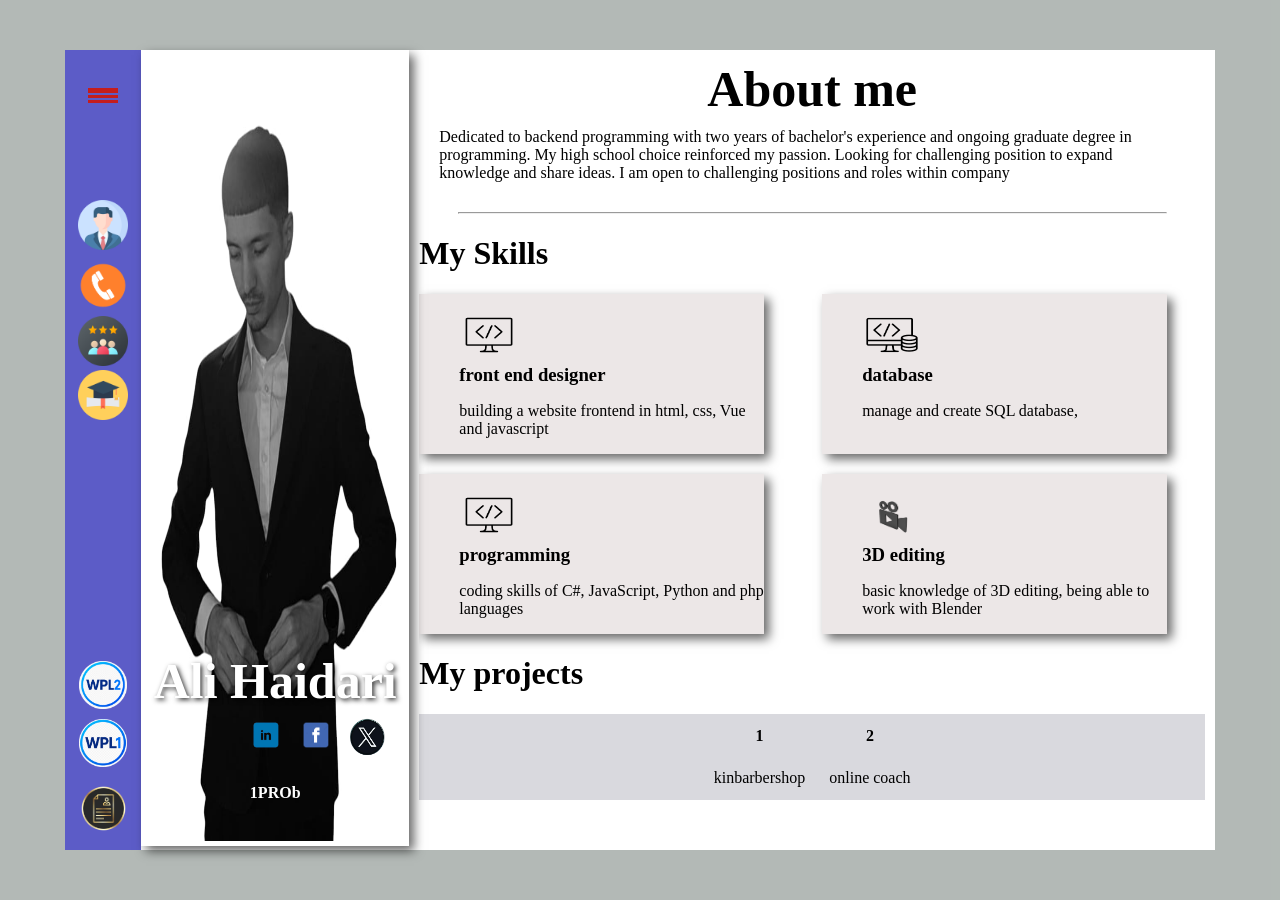
<file: index.html>
<!DOCTYPE html>
<html lang="en">
<head>
    <meta charset="UTF-8">
    <title>About me</title>
    <link rel="stylesheet" href="CSS/csscv.css">
    <script src="scripts/script.js" defer></script>
    <meta name="viewport" content="width=device-width, initial-scale=1.0">
</head>
<body>
<div id="divBody">
    <div id="div1Button">
        <br>
       <div class="icon1" >
           <a href="index.html">
               <hr class="hr-line" />
               <hr class="hr-line" />
               <hr class="hr-line" />
           </a>
       </div>
        <div class="profile-icon-div">
            <a href="index.html">
                <img src="Afbeeldingen/profile-icon.png" class="profile-icone" alt="#">
            </a>
        </div>
        <div class="contact-me-icon-div">
            <a href="HTML/contact.html">
                <img id="contactInoce" src="Afbeeldingen/contact-icon.png" class="profile-icone" alt="#">
            </a>
        </div>
        <div class="revieuw-me-icon-div">
            <a href="HTML/klanten.html">
                <img src="Afbeeldingen/revieuw-icon.png" class="profile-icone" alt="#">
            </a>
        </div>
        <div class="diploma-me-icon-div">
            <a href="HTML/updates.html">
                <img src="Afbeeldingen/diploma-icon.png" class="profile-icone" alt="#">
            </a>
        </div>

        <div id="xLinkZijKant">
            <a href="https://x.com/JackCrypto2030">
                <img src="Afbeeldingen/profile-diensten/x-icone1-removebg-preview.png" class="profile-icone" alt="#">
            </a>
        </div>
        <div class="SocialMedia-Linken">
            <a href="https://www.facebook.com/ali.ali.haidari.1426">
                <img src="Afbeeldingen/profile-diensten/fackbookIconeZijkant.png" class="profile-icone" alt="#">
            </a>
        </div>
        <div class="SocialMedia-Linken">
            <a href="https://www.linkedin.com/in/ali-haidari-2b7414296/">
                <img src="Afbeeldingen/profile-diensten/LinkedInZijkant.png" class="profile-icone" alt="#">
            </a>
        </div>

        <div class="portfolio-icons-group">
            <div class="portfolio-me-icon-div">
                <a class="diplomaDonwloadLink" href="HTML/Portfolio/WPL2/WPL2-porfolio.html">
                    <img src="Afbeeldingen/profile-diensten/profile2-wpl2.png" class="cv-icone" alt="#">
                </a>
            </div>

            <div class="portfolio-me-icon-div">
                <a class="diplomaDonwloadLink" href="HTML/Portfolio/Pindex.html">
                    <img src="Afbeeldingen/profile-diensten/portfolio-icon.png" class="cv-icone" alt="#">
                </a>
            </div>
        </div>

        <div class="cv-me-icon-div">
            <a class="diplomaDonwloadLink" href="uploaden/Ali_Haidari_CV_updated.pdf" download>
                <img src="Afbeeldingen/cv-icon.png" class="cv-icone" alt="#">
            </a>
        </div>

    </div>
    <div id="div2Photo">
        <img id="mijnFoto" src="Afbeeldingen/mijnBeeld/mijnFoto2.jpeg" class="profilePhoto" alt="#">
        <div class="tekstNaam">
            <span class="spanNaamTekst">Ali Haidari</span>
            <ul class="ulSocialMedia">
                <li><a href="https://www.linkedin.com/in/ali-haidari-2b7414296/"> <img src="Afbeeldingen/profile-diensten/linkin-icon.png" class="socialMediaIcon" alt="#"></a></li>
                <li><a href="https://www.facebook.com/ali.ali.haidari.1426"><img src="Afbeeldingen/profile-diensten/fecebook-icon.png" class="socialMediaIcon" alt="#"></a> </li>
                <li><a href="https://x.com/JackCrypto2030"><img src="Afbeeldingen/profile-diensten/x-icone1-removebg-preview.png" class="socialMediaIcon" alt="#"></a> </li>
            </ul>
            <span id="klassNaam">1PROb</span>
        </div>
    </div>
    <div id="div3Explain">
        <div class="divOverme">
            <h1 class="hOverme">About me</h1>
        </div>
        <p id="MijnVerhaal">
            Dedicated to backend programming with two years of bachelor's
            experience and ongoing graduate degree in programming. My high school
            choice reinforced my passion. Looking for challenging
            position to expand knowledge and share ideas. I am open to challenging positions and roles within company
        </p>
        <hr class="hr-line1"/>
        <h1>My Skills</h1>
        <div class="mijnDiensten">
            <div class="divDienst">
                <ul class="ulDienst">
                    <li>
                        <img src="Afbeeldingen/profile-diensten/forntend-icon.png" class="profile-dienst-icone" alt="#">
                        <h3>front end designer</h3>
                        <p>building a website frontend in html, css, Vue and javascript</p>
                    </li>
                </ul>
            </div>
            <div class="divDienst">
                <ul class="ulDienst">
                    <li>
                        <img src="Afbeeldingen/profile-diensten/database-icon.png" class="profile-dienst-icone" alt="#">
                        <h3>database</h3>
                        <p>manage and create SQL database,</p>
                    </li>
                </ul>
            </div>
            <div class="divDienst">
                <ul class="ulDienst">
                    <li>
                        <img src="Afbeeldingen/profile-diensten/forntend-icon.png" class="profile-dienst-icone" alt="#">
                        <h3>programming</h3>
                        <p>coding skills of C#, JavaScript, Python and php languages </p>
                    </li>
                </ul>
            </div>
            <div class="divDienst">
                <ul class="ulDienst">
                    <li>
                        <img src="Afbeeldingen/profile-diensten/3d-icon.png" class="profile-dienst-icone" alt="#">
                        <h3>3D editing</h3>
                        <p>basic knowledge of 3D editing, being able to work with Blender</p>
                    </li>
                </ul>
            </div>
        </div>
        <h1>My projects</h1>
        <div class="divMyProjects">
            <table>
                <tr class="project-top">
                    <th>1</th>
                    <th>2</th>
                </tr>
                <tr class="project-top">
                    <td><a class="linkNaarKingbarbershop" href="http://kingbarbershop.be/">kinbarbershop</a></td>
                    <td><a class="linkNaarKingbarbershop" href="HTML/updates.html">online coach</a></td>
                </tr>
            </table>
        </div>
        <h1 class="werkErvaringTitel">Work experience</h1>
        <div class="WerkErvaring">
            <div class="timeline">
                <div class="timeline-item">
                    <a class="stageLink" href="https://www.lago.be/nl/sint-truiden">
                        <div class="timeline-jaar">2023 - heden</div>
                        <div class="timeline-content">
                            <h3>Lago</h3>
                            <p>Hoge redder<br>jobstudent</p>
                        </div>
                    </a>
                </div>
                <div class="timeline-item">
                    <a class="stageLink" href="https://scapta.com/">
                    <div class="timeline-jaar">2020 - 2021</div>
                    <div class="timeline-content">
                        <h3>Scapta</h3>
                        <p>C# programmeur, Hasselt<br>Intership 30 days.</p>
                    </div>
                    </a>
                </div>


                <div class="timeline-item">
                    <a class="stageLink" href="https://monocode.be/">
                    <div class="timeline-jaar">2019 - 2020</div>
                    <div class="timeline-content">
                        <h3>Monocode</h3>
                        <p>Frontend designer, Hasselt<br>Intership 30 days.</p>
                    </div>
                    </a>
                </div>
                <div class="timeline-item">
                    <a class="stageLink" href="https://www.colruyt.be/nl/winkelzoeker/colruyt-hasselt">
                    <div class="timeline-jaar">2019 - 2020</div>
                    <div class="timeline-content">
                        <h3>Colruyt beenhouwerij</h3>
                        <p>Beenhouwer, Hasselt<br>Studentenjob</p>
                    </div>
                    </a>
                </div>
                <div class="timeline-item">
                    <a class="stageLink" href="https://www.colruyt.be/nl/winkelzoeker/colruyt-hasselt">
                    <div class="timeline-jaar">2018 - 2019</div>
                    <div class="timeline-content">
                        <h3>Colruyt beenhouwerij</h3>
                        <p>Beenhouwer, Hasselt<br>Studentenjob</p>
                    </div>
                    </a>
                </div>
                <div class="timeline-item">
                    <a class="stageLink" href="https://nl.resto.be/restaurant/3830-wellen/32260-t-labierint/">
                    <div class="timeline-jaar">2017 - 2018</div>
                    <div class="timeline-content">
                        <h3>'t Labierint </h3>
                        <p>Studentenjob, Wellen<br> Weekend Bartender  </p>
                    </div>
                    </a>
                </div>
            </div>
        </div>
        <h1 class="werkErvaringTitel">Studys</h1>
        <div class="WerkErvaring">
            <div class="timeline">
                <div class="timeline-item">
                    <a class="stageLink" href="https://www.pxl.be/programmeren">
                        <div class="timeline-jaar">2023 - 2024</div>
                        <div class="timeline-content">
                            <h3>Graduaat</h3>
                            <p>In programming<br>PXL, Hasselt</p>
                        </div>
                    </a>
                </div>
                <div class="timeline-item">
                    <a class="stageLink" href="https://www.pxl.be/toegepaste-informatica">
                        <div class="timeline-jaar">2021 - 2023</div>
                        <div class="timeline-content">
                            <h3>Bechlor</h3>
                            <p>Professioneel bachelor<br>PXL, Hasselt (uncompleted)</p>
                        </div>
                    </a>
                </div>
                <div class="timeline-item">
                    <a class="stageLink" href="https://www.handelsschoolhasselt.be/nl">
                        <div class="timeline-jaar">2019 - 2021</div>
                        <div class="timeline-content">
                            <h3>Secondary School</h3>
                            <p>Informaticabeheer<br>Handelschool, Hasselt</p>
                        </div>
                    </a>
                </div>
                <div class="timeline-item">
                    <a class="stageLink" href="https://www.i-mas.be/">
                        <div class="timeline-jaar">2017 - 2019</div>
                        <div class="timeline-content">
                            <h3>Secondary School</h3>
                            <p>Technisch wetenschappen<br>I-mas, Stevoort</p>
                        </div>
                    </a>
                </div>
                <div class="timeline-item">
                    <a class="stageLink" href="https://basisschoolherx.be/">
                        <div class="timeline-jaar">2016 - 2017</div>
                        <div class="timeline-content">
                            <h3>Okan </h3>
                            <p>Ducht<br>Herkx, Herk-de-stad</p>
                        </div>
                    </a>
                </div>
            </div>
        </div>
        <h1>Facts</h1>
        <div class="facts">
            <h3>languages skills</h3>
            <br>
            <div class="language-chart">
                <div class="language" id="nederlands" data-percentage="100"></div>
                <div class="language" id="engels" data-percentage="90"></div>
                <div class="language" id="perzisch" data-percentage="100"></div>
                <div class="language" id="frans" data-percentage="10"></div>
                <div class="language" id="russisch" data-percentage="5"></div>
            </div>
            <div class="divAndereDiploma">
                <h3>Other skills & certificates</h3>
                <div class="div2AndereDiploma">
                    <ul class="UlAnderediploma">
                        <li><img src="Afbeeldingen/profile-diensten/hogerdder-icon.png" class="profile-andere-diploma-icone" alt="#"></li>
                        <li>lifeguard diploma</li>
                    </ul>
                    <ul class="UlAnderediploma">
                        <li><img src="Afbeeldingen/profile-diensten/rijbewijs-icon.png" class="profile-andere-diploma-icone" alt="#"></li>
                        <li>driving licence (B)</li>
                    </ul>
                    <ul class="UlAnderediploma">
                        <li><img src="Afbeeldingen/profile-diensten/trading1-icon.png" class="profile-andere-diploma-icone" alt="#"></li>
                        <li>crypto & stock</li>
                    </ul>
                </div>
            </div>
        </div>
        <div class="mijnHoby">
            <h1>My hobby</h1>
            <div class="div2AndereDiploma">
                <ul class="UlAnderediploma">
                    <li><img src="Afbeeldingen/profile-diensten/zweming1-icon.png" class="profile-andere-diploma-icone" alt="#"></li>
                </ul>
                <ul class="UlAnderediploma">
                    <li><img src="Afbeeldingen/profile-diensten/lopen-icon.png" class="profile-andere-diploma-icone" alt="#"></li>
                </ul>
                <ul class="UlAnderediploma">
                    <li><img src="Afbeeldingen/profile-diensten/gaming-icon.png" class="profile-andere-diploma-icone" alt="#"></li>
                </ul>
                <ul class="UlAnderediploma">
                    <li><img src="Afbeeldingen/profile-diensten/schaking1-icon.png" class="profile-andere-diploma-icone" alt="#"></li>
                </ul>
                <ul class="UlAnderediploma">
                    <li><img src="Afbeeldingen/profile-diensten/gyme-icon.png" class="profile-andere-diploma-icone" alt="#"></li>
                </ul>
            </div>
        </div>
        <hr class="hr-line1"/>
        <hr class="hr-line1"/>
        <div class="footerdiv">
            <button class="knopNaarBoven" onclick="scrollToTop()">
                <img id="naarBovenIcone" src="Afbeeldingen/iconNaarboven.png" alt="naarbovengaan">
            </button>
        </div>
    </div>
</div>
</body>
</html>
</file>
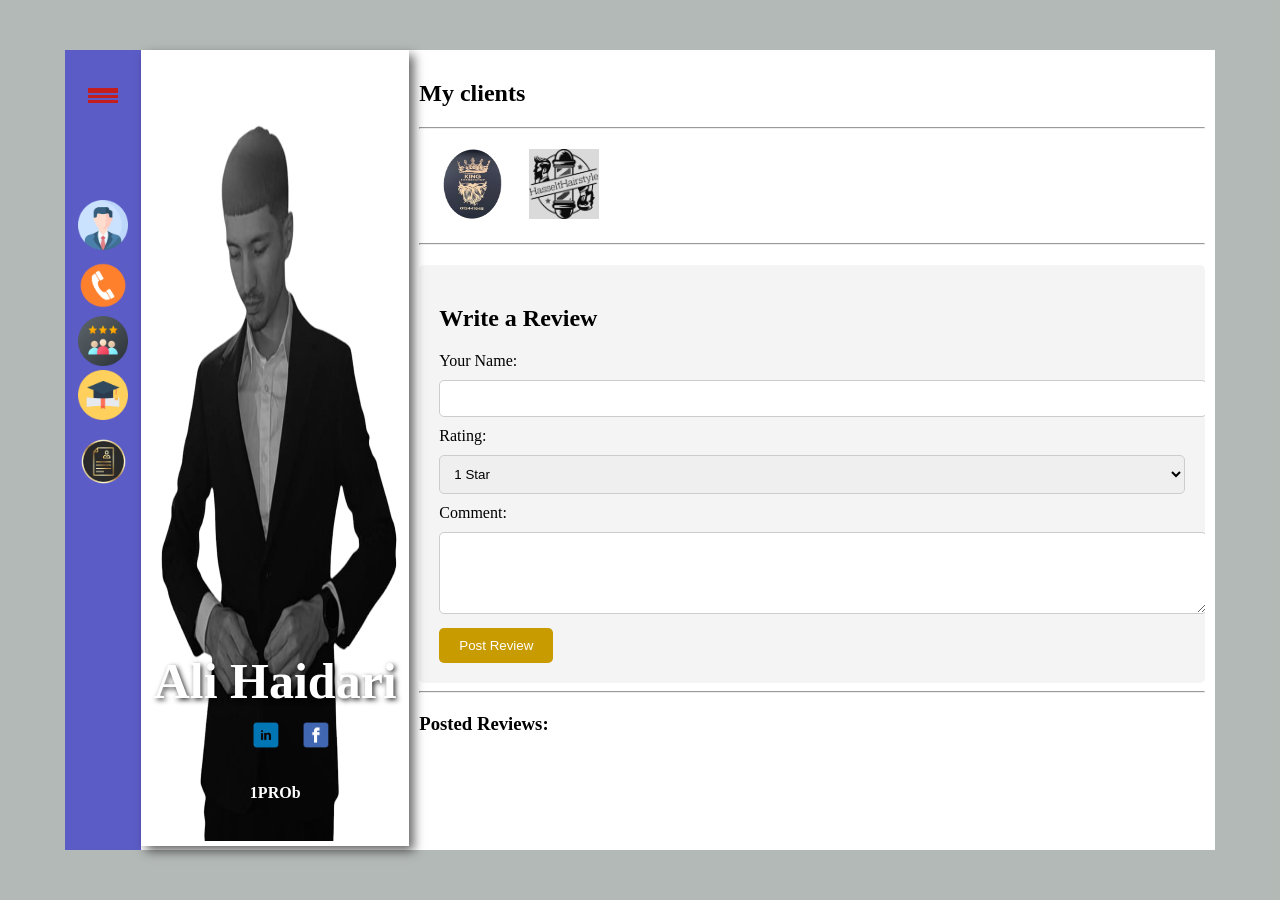
<file: HTML/klanten.html>
<!DOCTYPE html>
<html lang="en">
<head>
    <meta charset="UTF-8">
    <title>Klanten&werkervaring</title>
    <link rel="stylesheet" href="../CSS/csscv.css">
    <link href="../CSS/klanten.css" rel="stylesheet">
    <script src="../scripts/script.js" defer></script>
    <meta name="viewport" content="width=device-width, initial-scale=1.0">
</head>
<body>
<div id="divBody">
    <div id="div1Button">
        <br>
        <div class="icon1" >
            <a href="../index.html">
                <hr class="hr-line" />
                <hr class="hr-line" />
                <hr class="hr-line" />
            </a>
        </div>
        <div class="profile-icon-div">
            <a href="../index.html">
                <img src="../Afbeeldingen/profile-icon.png" class="profile-icone"  alt="#">
            </a>
        </div>
        <div class="contact-me-icon-div">
            <a href="contact.html">
                <img src="../Afbeeldingen/contact-icon.png" class="profile-icone" alt="#">
            </a>
        </div>
        <div class="revieuw-me-icon-div">
            <a href="klanten.html">
                <img src="../Afbeeldingen/revieuw-icon.png" class="profile-icone" alt="#">
            </a>
        </div>
        <div class="diploma-me-icon-div">
            <a href="updates.html">
                <img src="../Afbeeldingen/diploma-icon.png" class="profile-icone" alt="#">
            </a>
        </div>
        <div class="cv-me-icon-div">
            <a class="diplomaDonwloadLink" href="../uploaden/Haidari_Ali_cv.pdf" download>
                <img src="../Afbeeldingen/cv-icon.png" class="cv-icone" alt="#">
            </a>
        </div>
    </div>
    <div id="div2Photo">
        <img src="../Afbeeldingen/mijnBeeld/mijnFoto2.jpeg" class="profilePhoto" alt="#">
        <div class="tekstNaam">
            <span class="spanNaamTekst">Ali Haidari</span>
            <ul class="ulSocialMedia">
                <li><a href="https://www.linkedin.com/in/ali-haidari-2b7414296/"> <img src="../Afbeeldingen/profile-diensten/linkin-icon.png" class="socialMediaIcon" alt="#"></a></li>
                <li><a href="https://www.facebook.com/"><img src="../Afbeeldingen/profile-diensten/fecebook-icon.png" class="socialMediaIcon" alt="#"></a> </li>
            </ul>
            <span id="klassNaam">1PROb</span>
        </div>
    </div>
    <div id="div3Explain">
           <h2>My clients</h2>
           <hr />
           <div class="divKlanten">
              <div class="klantenLogos">
                  <img src="../Afbeeldingen/klanten/kingbarbershop.png" class="klanten-icone"  alt="#">
              </div>
               <div class="klantenLogos">
                   <img src="../Afbeeldingen/klanten/HasseltHairstyle.png" class="klanten-icone"  alt="#">
               </div>
           </div>
        <hr />
        <div class="revieuw">
            <h2>Write a Review</h2>
            <form id="revieuwFormullier">
                <label for="name">Your Name:</label>
                <input type="text" id="name" name="name" required>
                <label for="rating">Rating:</label>
                <select id="rating" name="rating" required>
                    <option value="1">1 Star</option>
                    <option value="2">2 Stars</option>
                    <option value="3">3 Stars</option>
                    <option value="4">4 Stars</option>
                    <option value="5">5 Stars</option>
                </select>
                <label for="comment">Comment:</label>
                <textarea id="comment" name="comment" rows="4" required></textarea>
                <button type="submit">Post Review</button>
            </form>
        </div>
        <hr />
        <div class="geposteRevieuw">
            <h3>Posted Reviews:</h3>
            <div id="revieuwLijsten"></div>
        </div>
    </div>
</div>
</body>
</html>
</file>
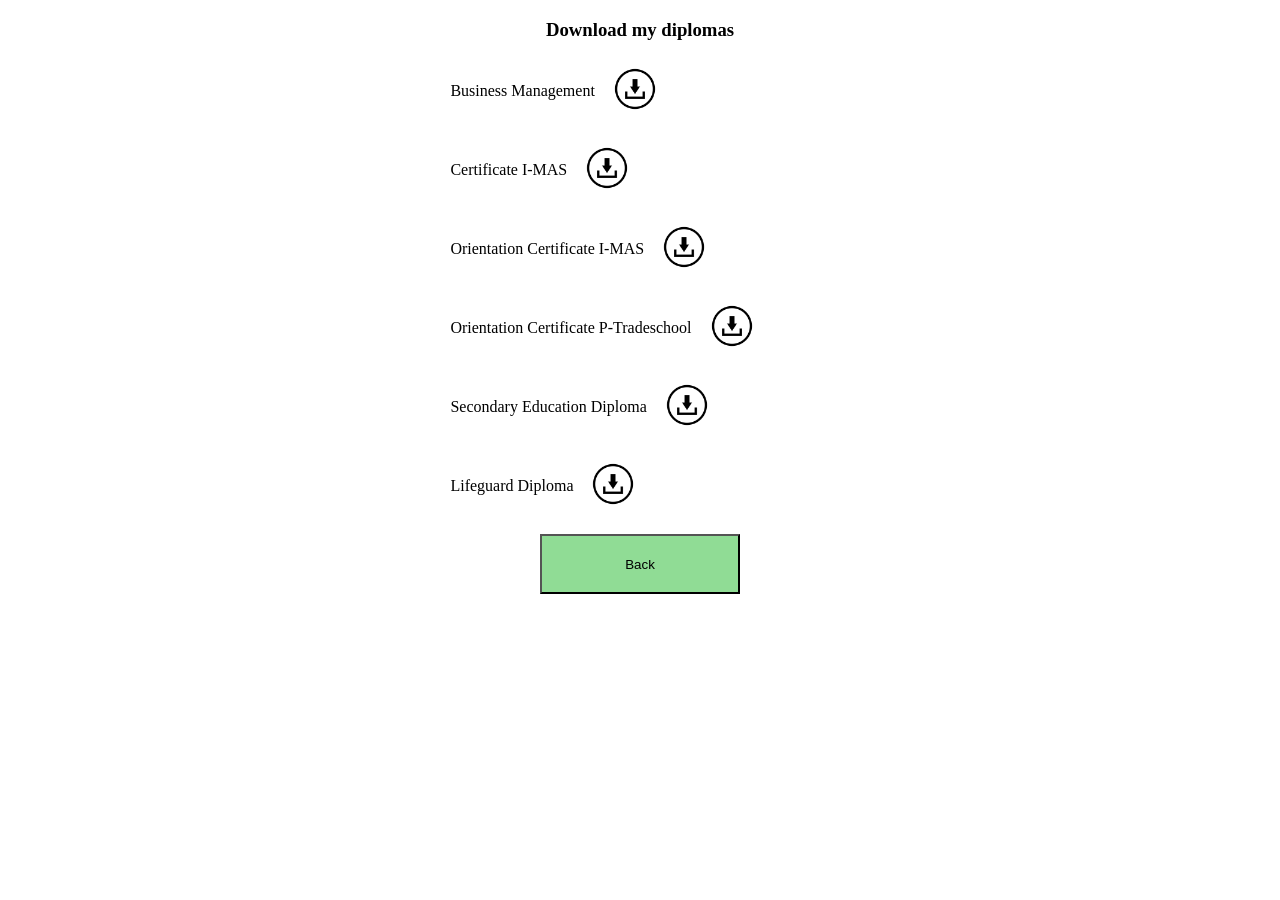
<file: HTML/updates.html>
<!DOCTYPE html>
<html lang="en">
<head>
    <meta charset="UTF-8">
    <title>Updates</title>
    <link rel="stylesheet" href="../CSS/diploma.css">
    <meta name="viewport" content="width=device-width, initial-scale=1.0">
</head>
<body>
<div class="download-div">
    <h3>Download my diplomas</h3>
    <ul>
        <li>
            <div class="diploma-item">
                <span class="diploma-name">Business Management</span>
                <a class="diplomaDonwloadLink" href="../uploaden/bedrijfsbeheer-diploma.pdf" download>
                    <img src="../Afbeeldingen/downloaden-Icone.png" alt="Download Diploma 1" class="download-icon">
                </a>
            </div>
        </li>
        <li>
            <div class="diploma-item">
                <span class="diploma-name">Certificate I-MAS</span>
                <a class="diplomaDonwloadLink" href="../uploaden/getuigstchrift-i-mas.pdf" download>
                    <img src="../Afbeeldingen/downloaden-Icone.png" alt="Download Diploma 1" class="download-icon">
                </a>
            </div>
        </li>
        <li>
            <div class="diploma-item">
                <span class="diploma-name">Orientation Certificate I-MAS</span>
                <a class="diplomaDonwloadLink" href="../uploaden/orienteringsattestAC_i_MAS.pdf" download>
                    <img src="../Afbeeldingen/downloaden-Icone.png" alt="Download Diploma 1" class="download-icon">
                </a>
            </div>
        </li>
        <li>
            <div class="diploma-item">
                <span class="diploma-name">Orientation Certificate P-Tradeschool</span>
                <a class="diplomaDonwloadLink" href="../uploaden/orientieAttest-pHandelschoolHasselt.pdf" download>
                    <img src="../Afbeeldingen/downloaden-Icone.png" alt="Download Diploma 1" class="download-icon">
                </a>
            </div>
        </li>
        <li>
            <div class="diploma-item">
                <span class="diploma-name">Secondary Education Diploma</span>
                <a class="diplomaDonwloadLink" href="../uploaden/secoinderOnderwijs-diploma.pdf" download>
                    <img src="../Afbeeldingen/downloaden-Icone.png" alt="Download Diploma 1" class="download-icon">
                </a>
            </div>
        </li>
        <li>
            <div class="diploma-item">
                <span class="diploma-name">Lifeguard Diploma</span>
                <a class="diplomaDonwloadLink" href="../uploaden/VT_OPL_DIPL.pdf" download>
                    <img src="../Afbeeldingen/downloaden-Icone.png" alt="Download Diploma 1" class="download-icon">
                </a>
            </div>
        </li>
    </ul>
    <a href="../index.html"> <button id="TerugGaanKnop">Back</button> </a>
</div>
</body>
</html>
</file>
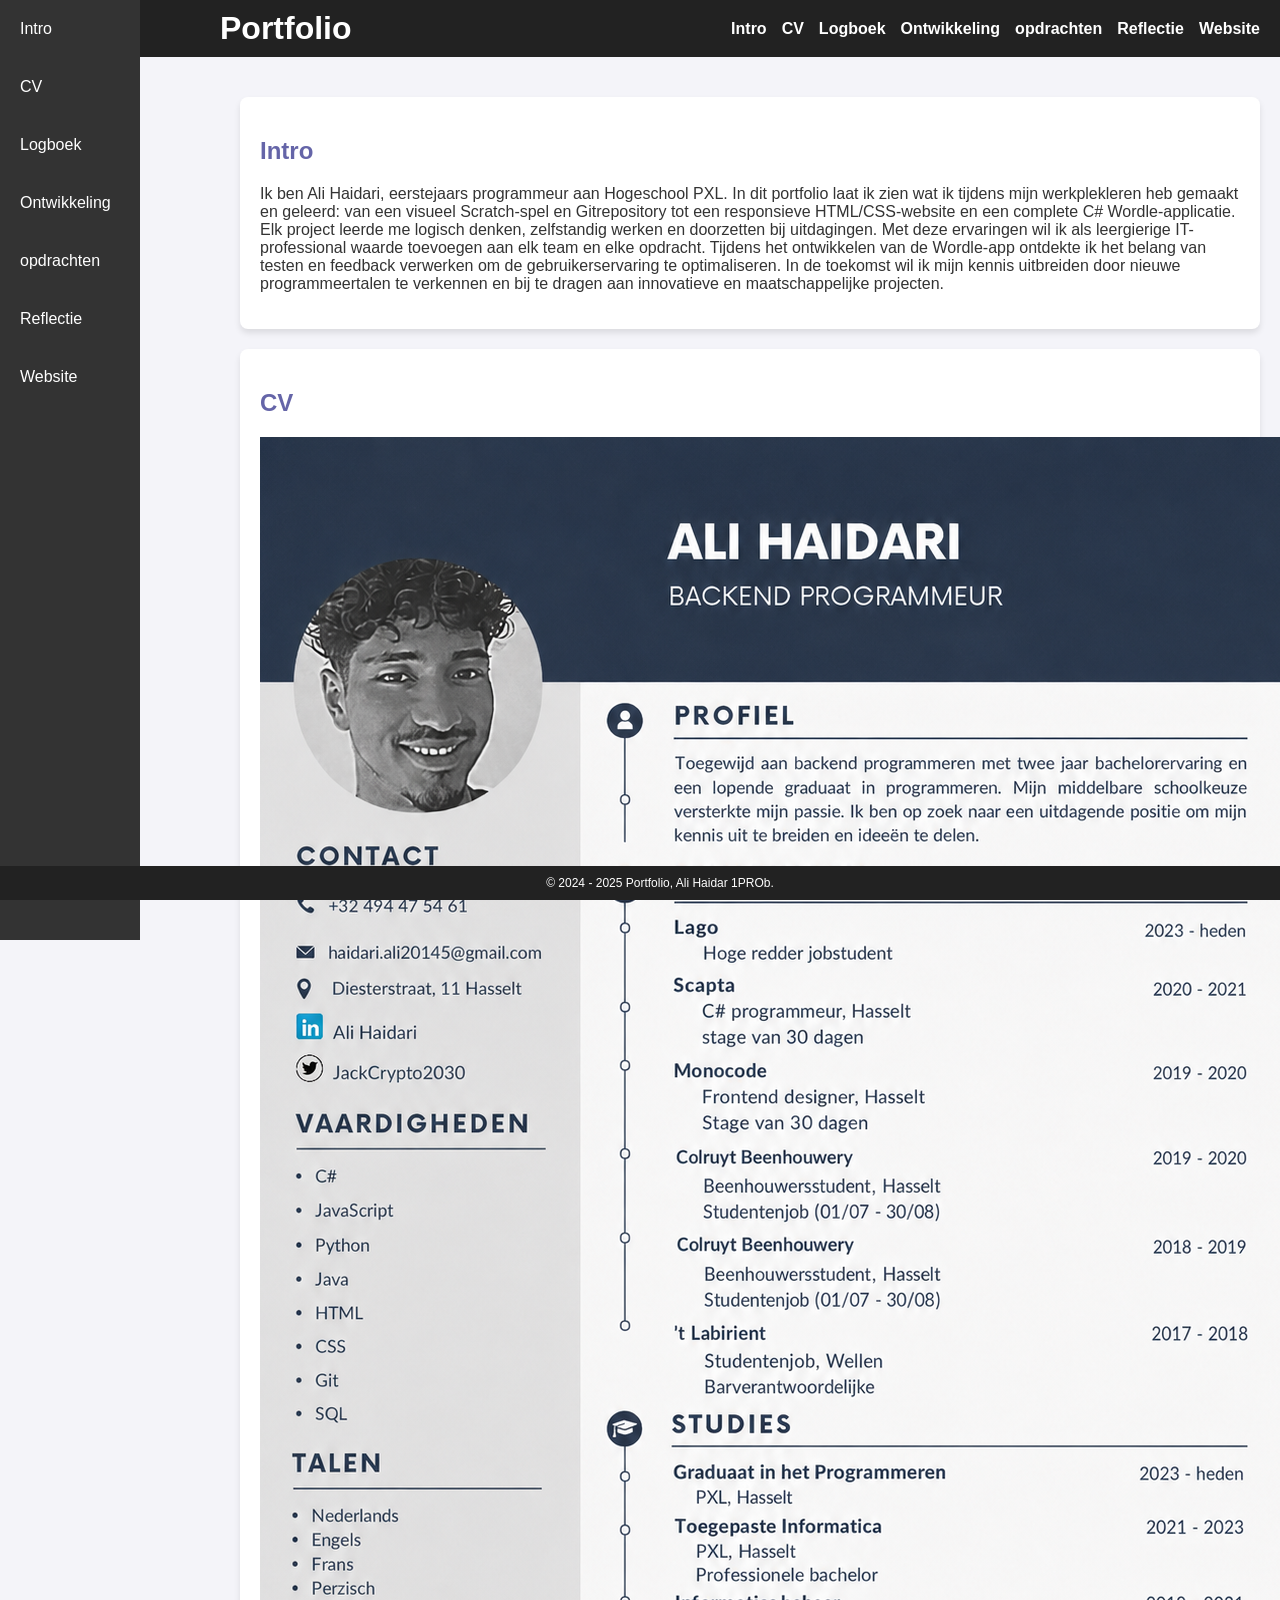
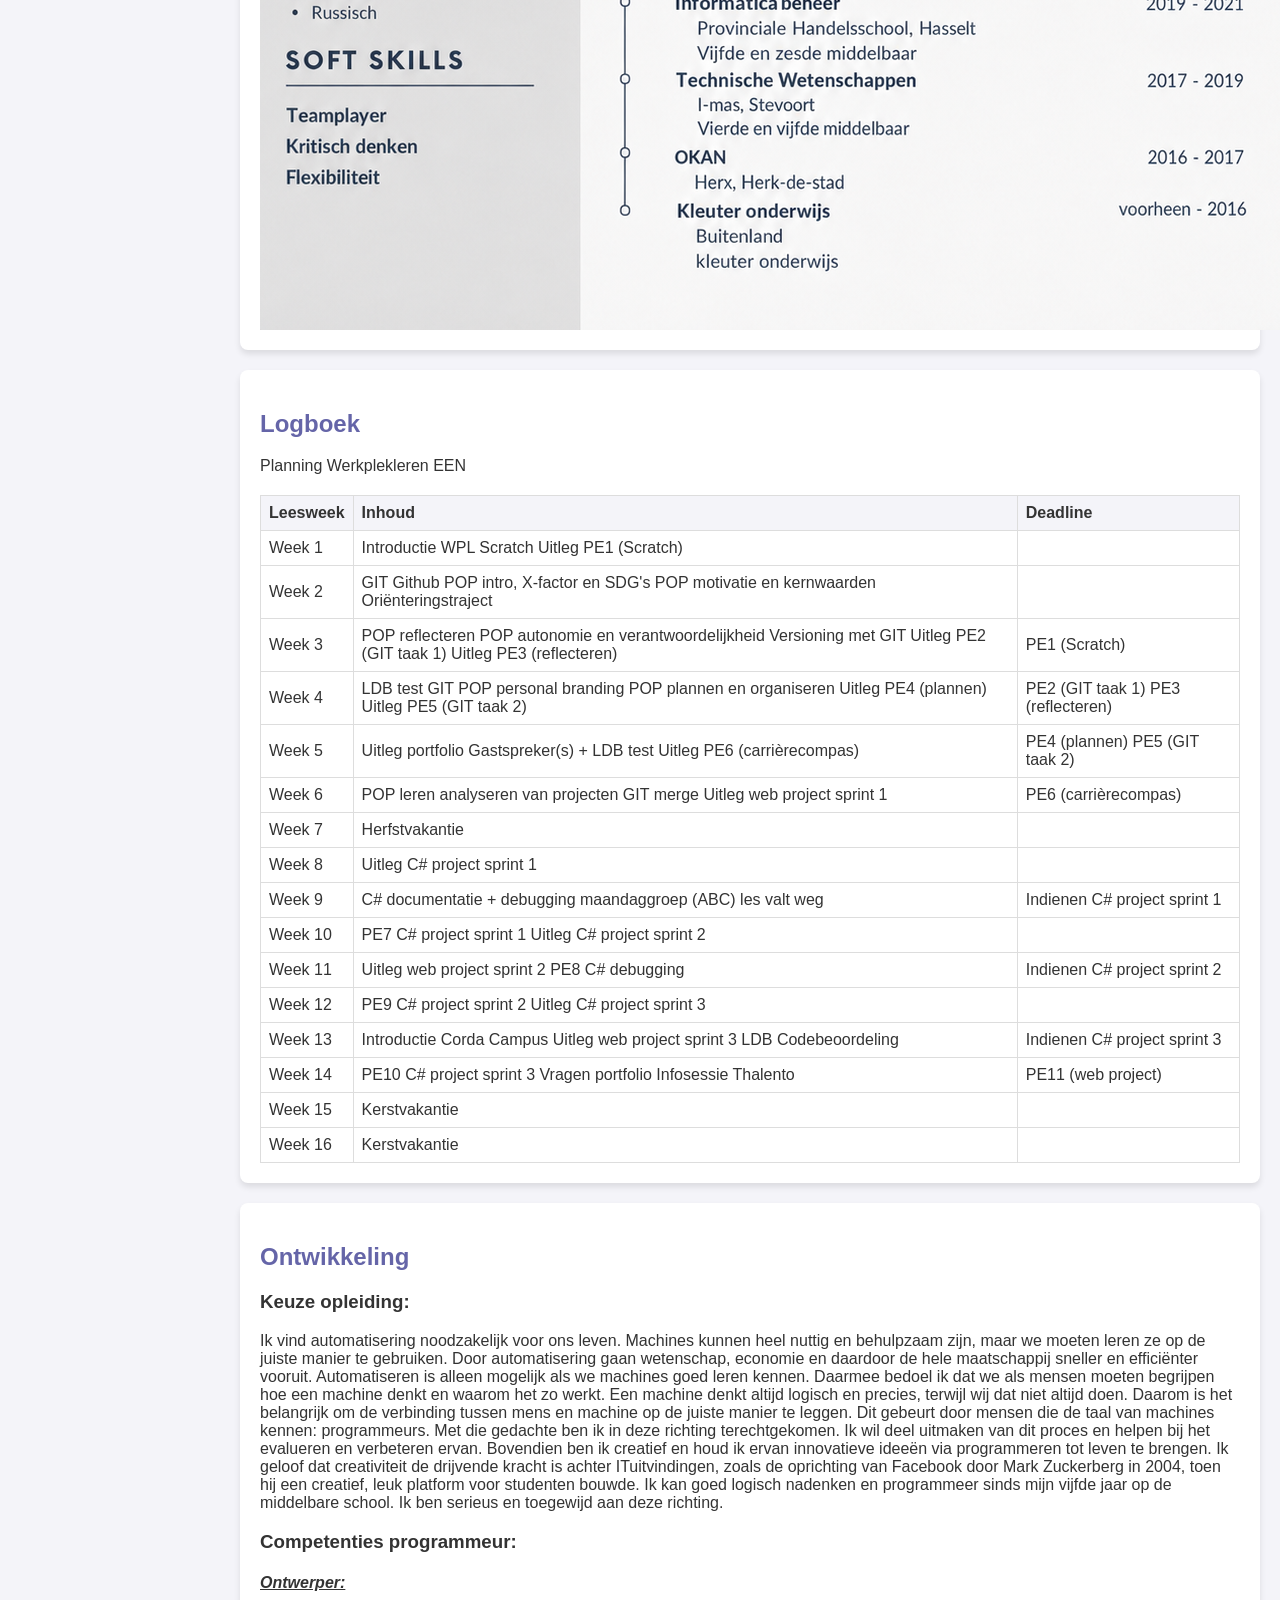
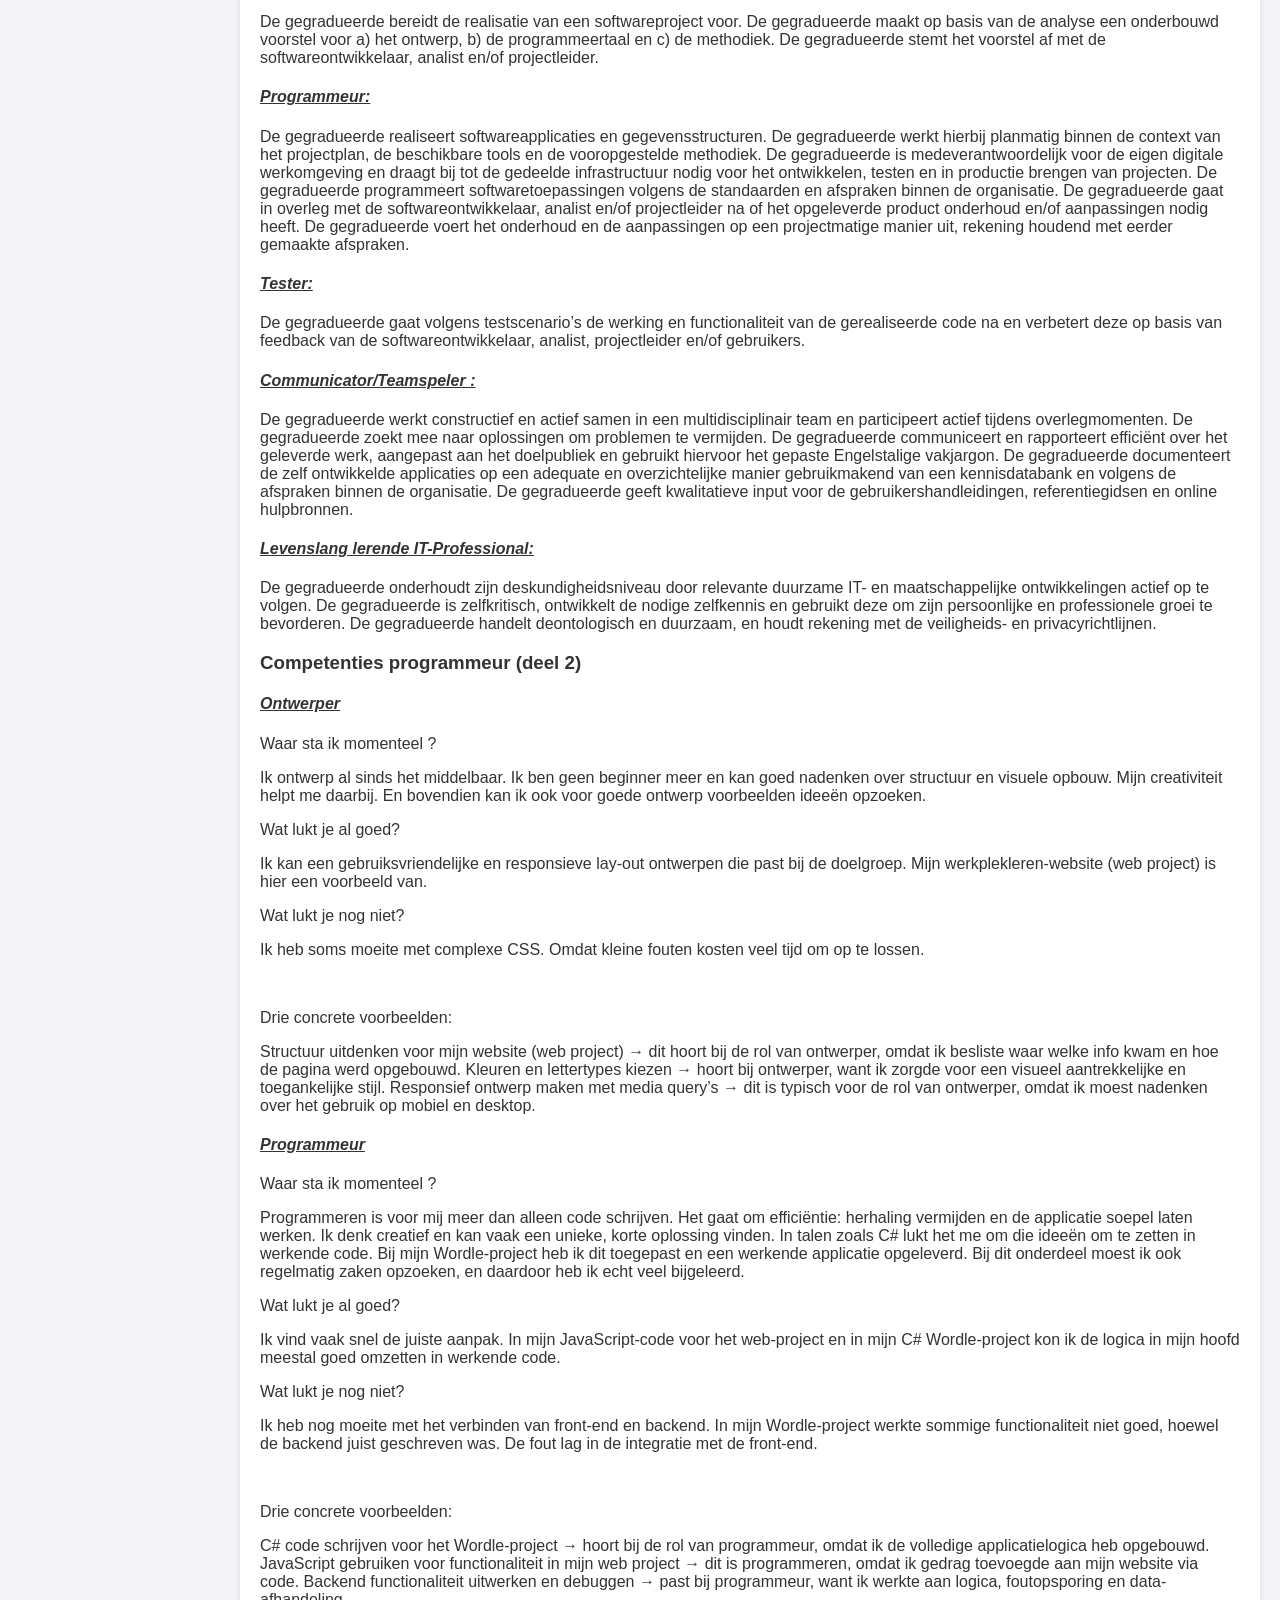
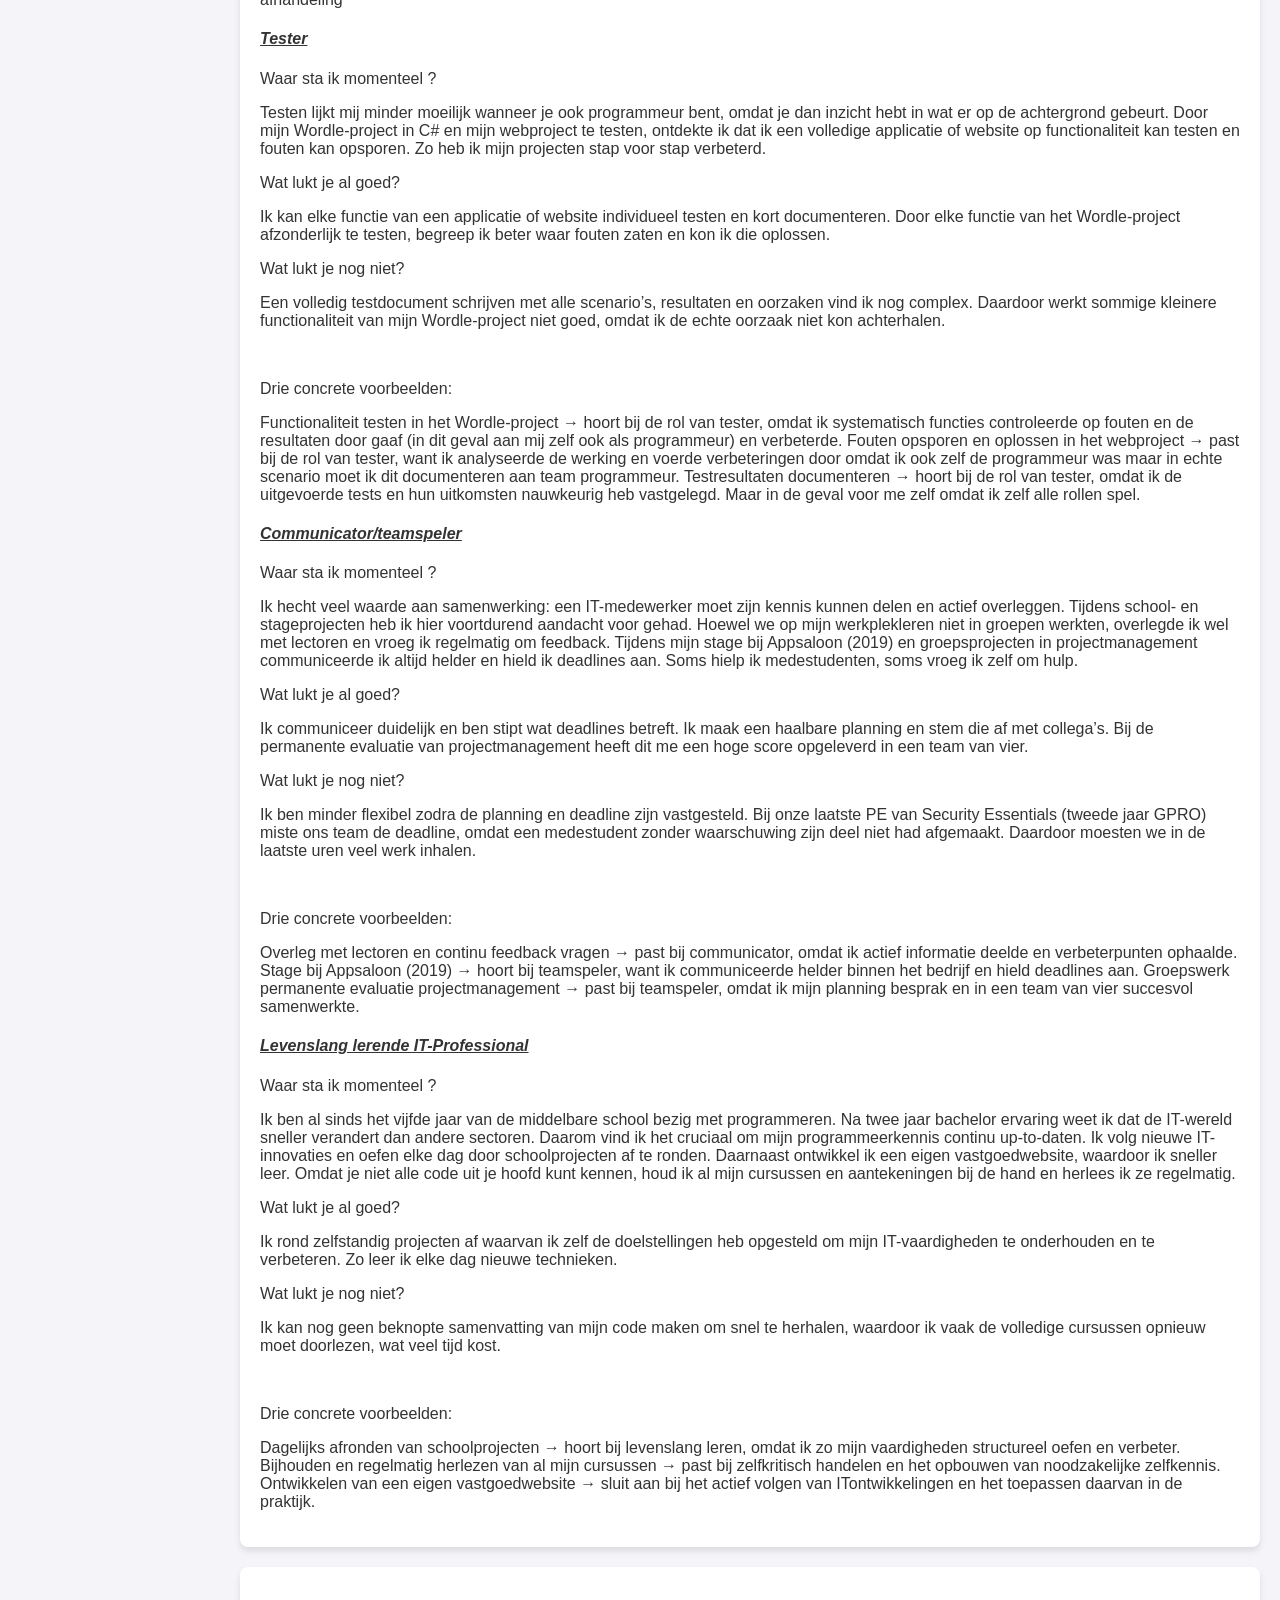
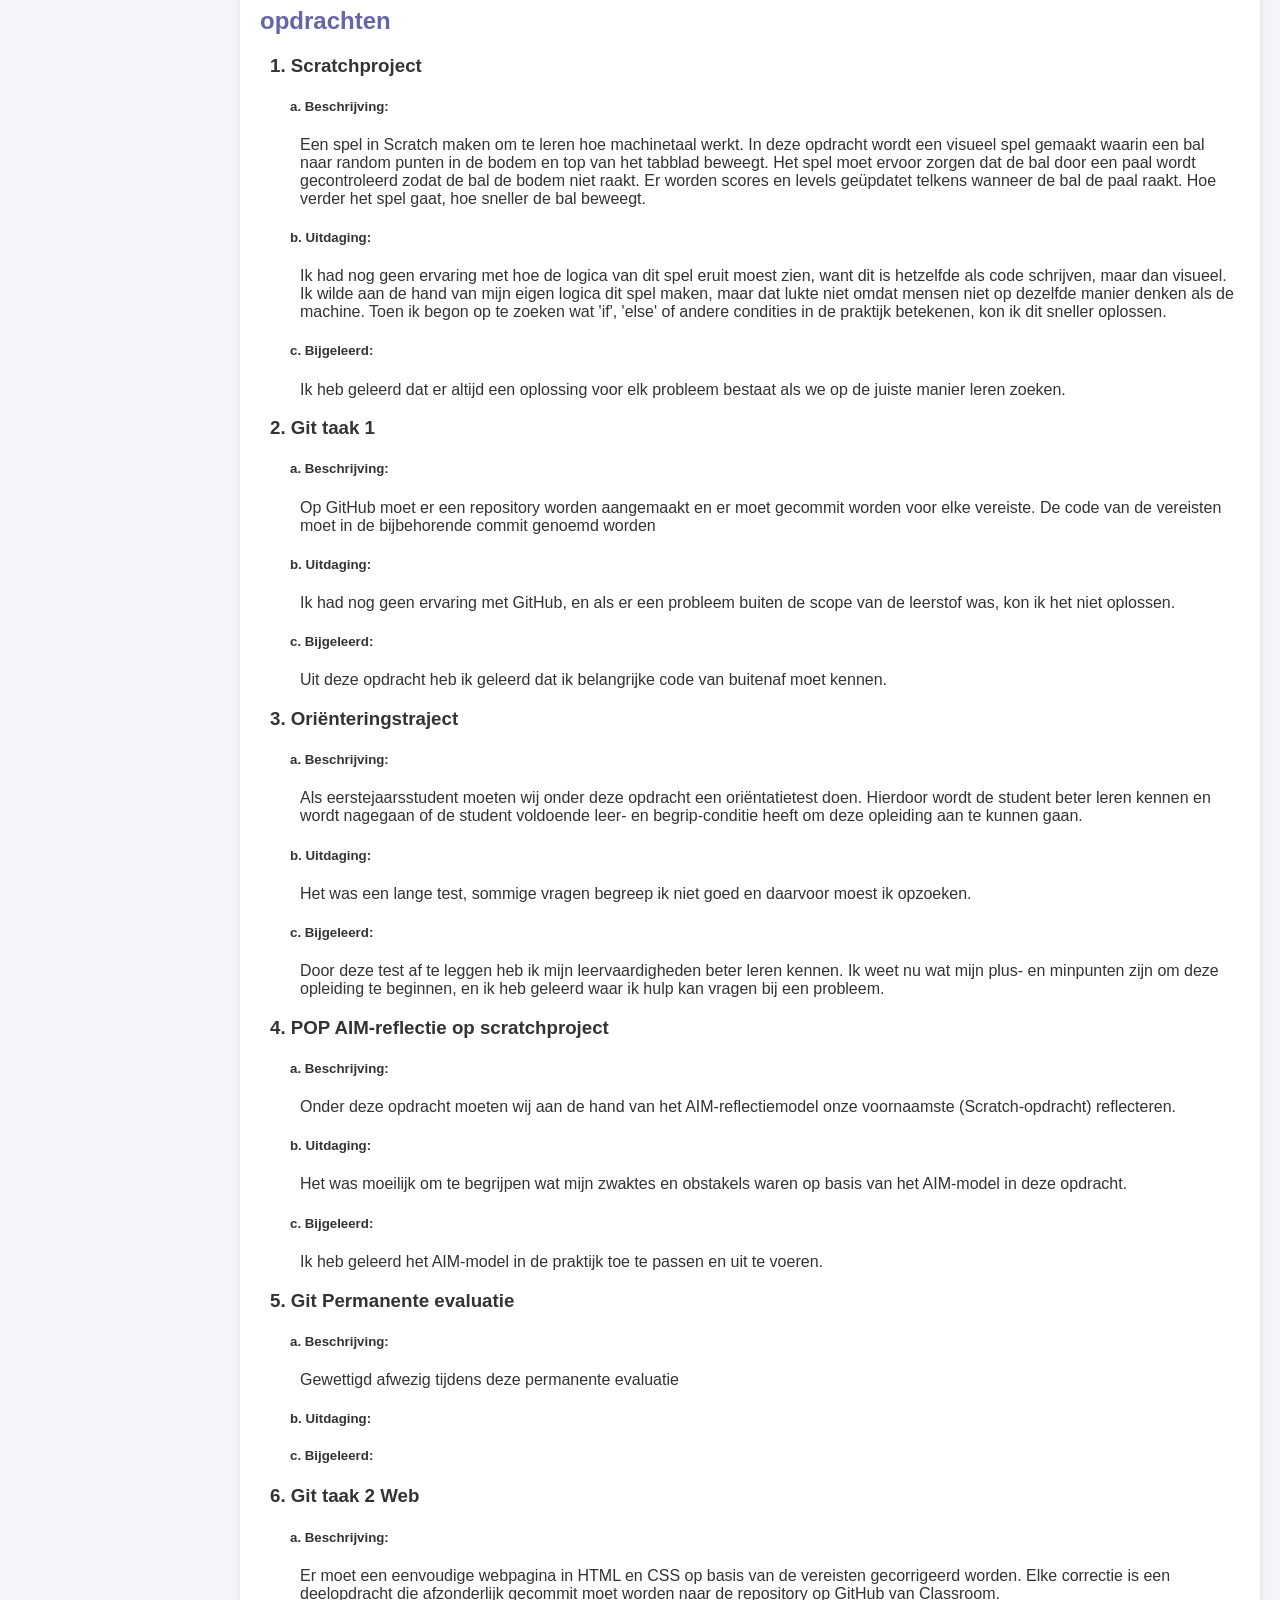
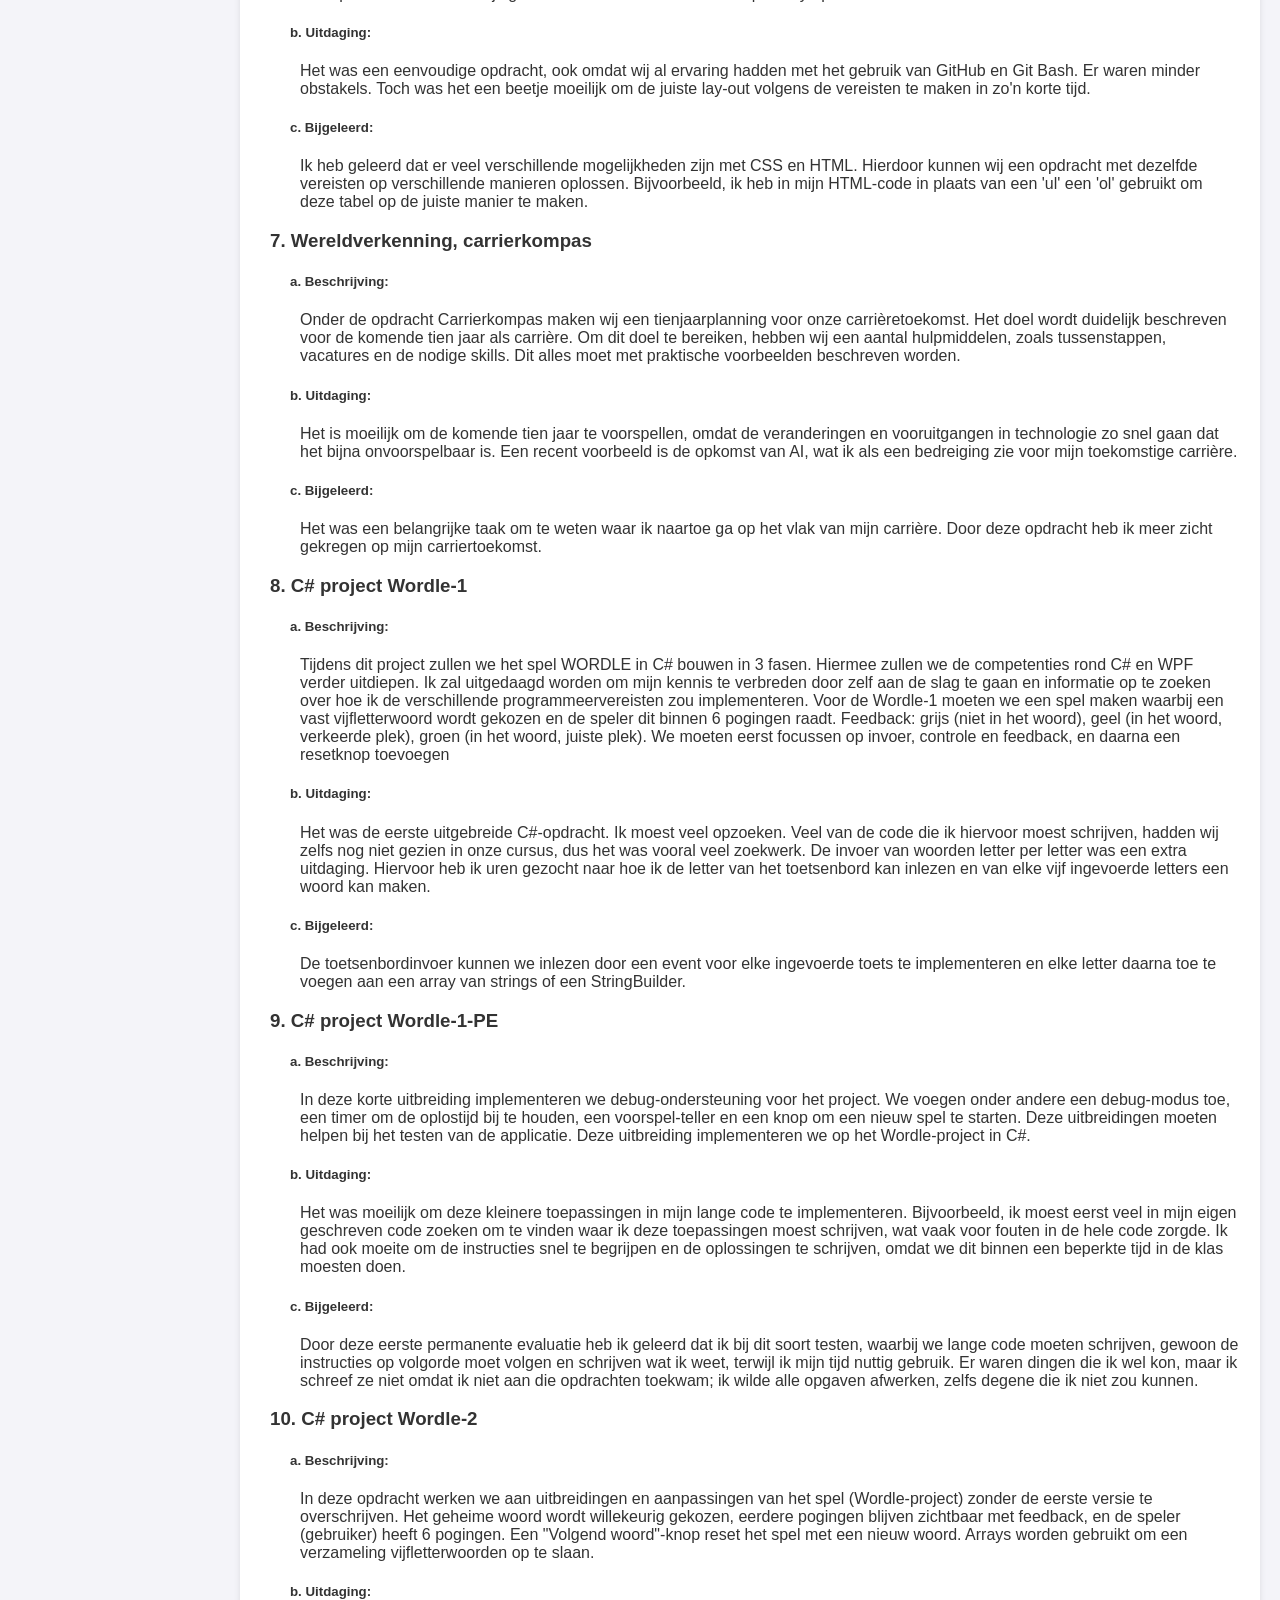
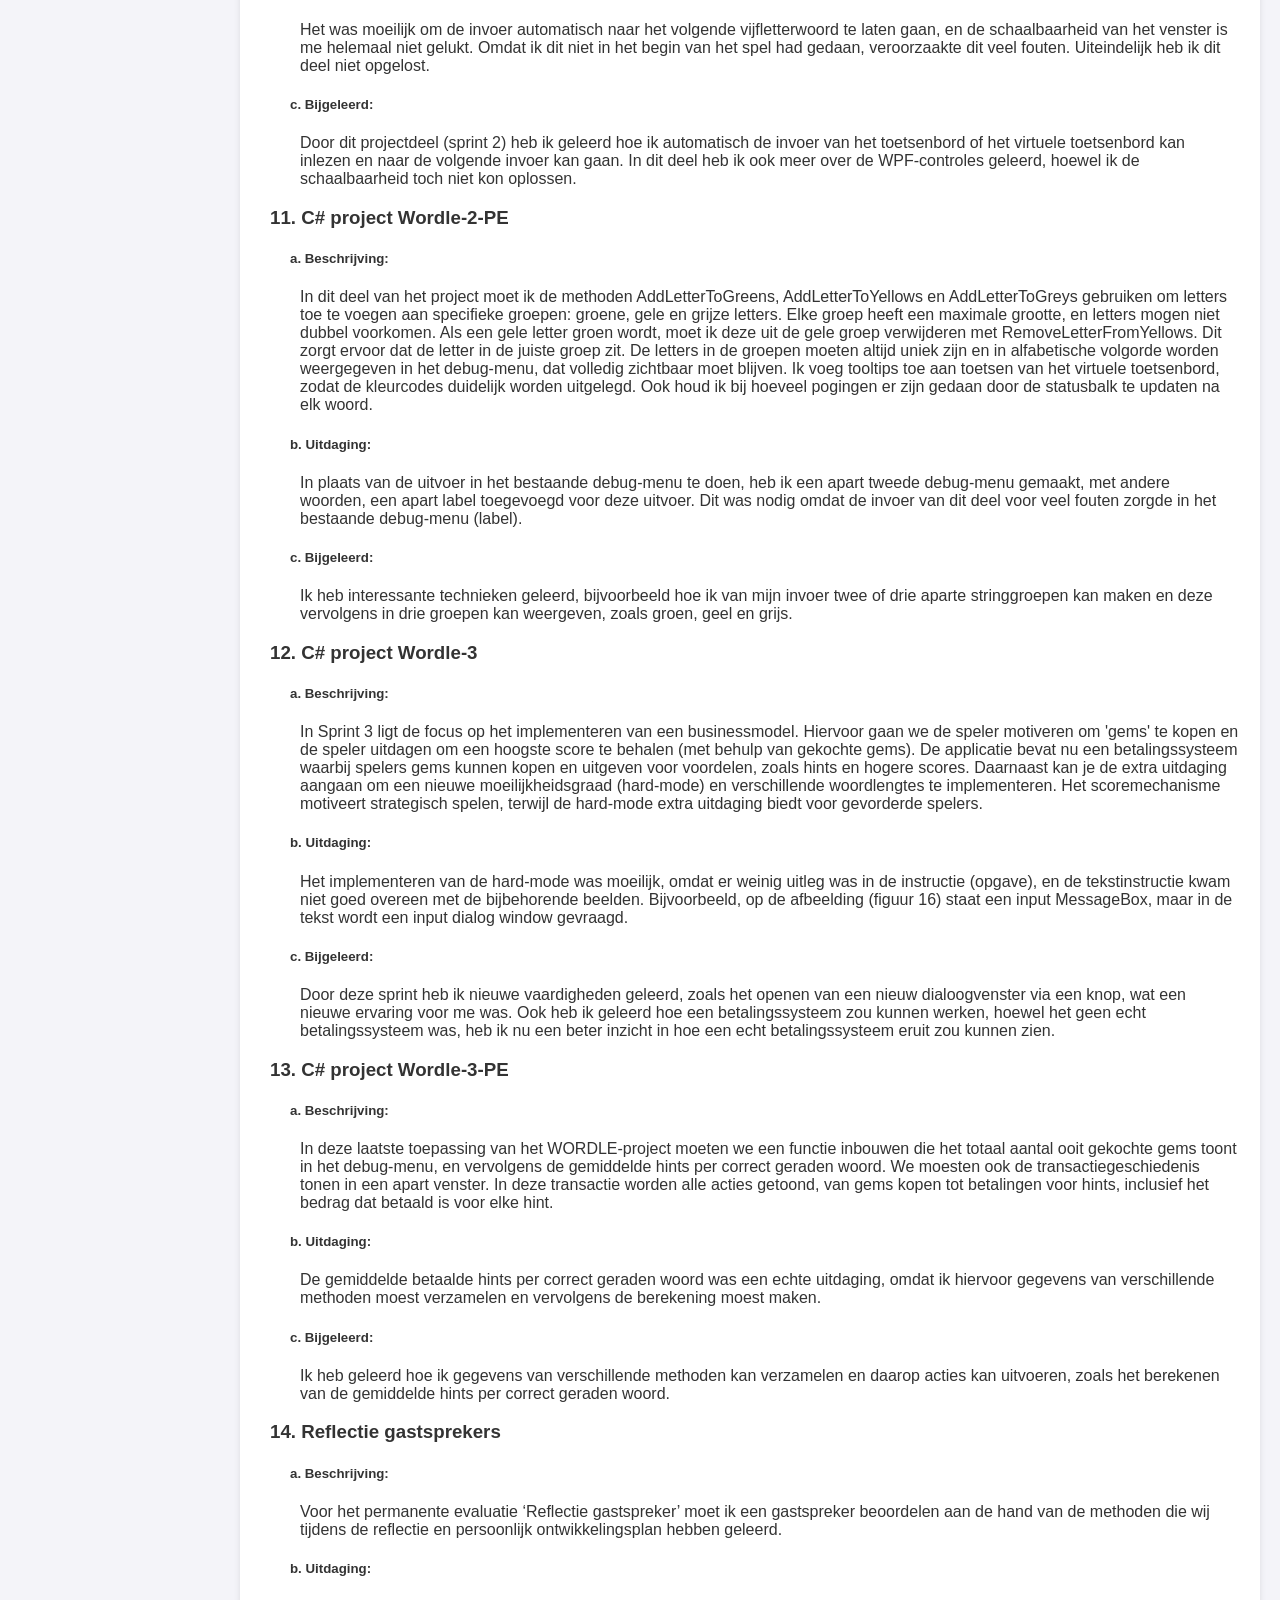
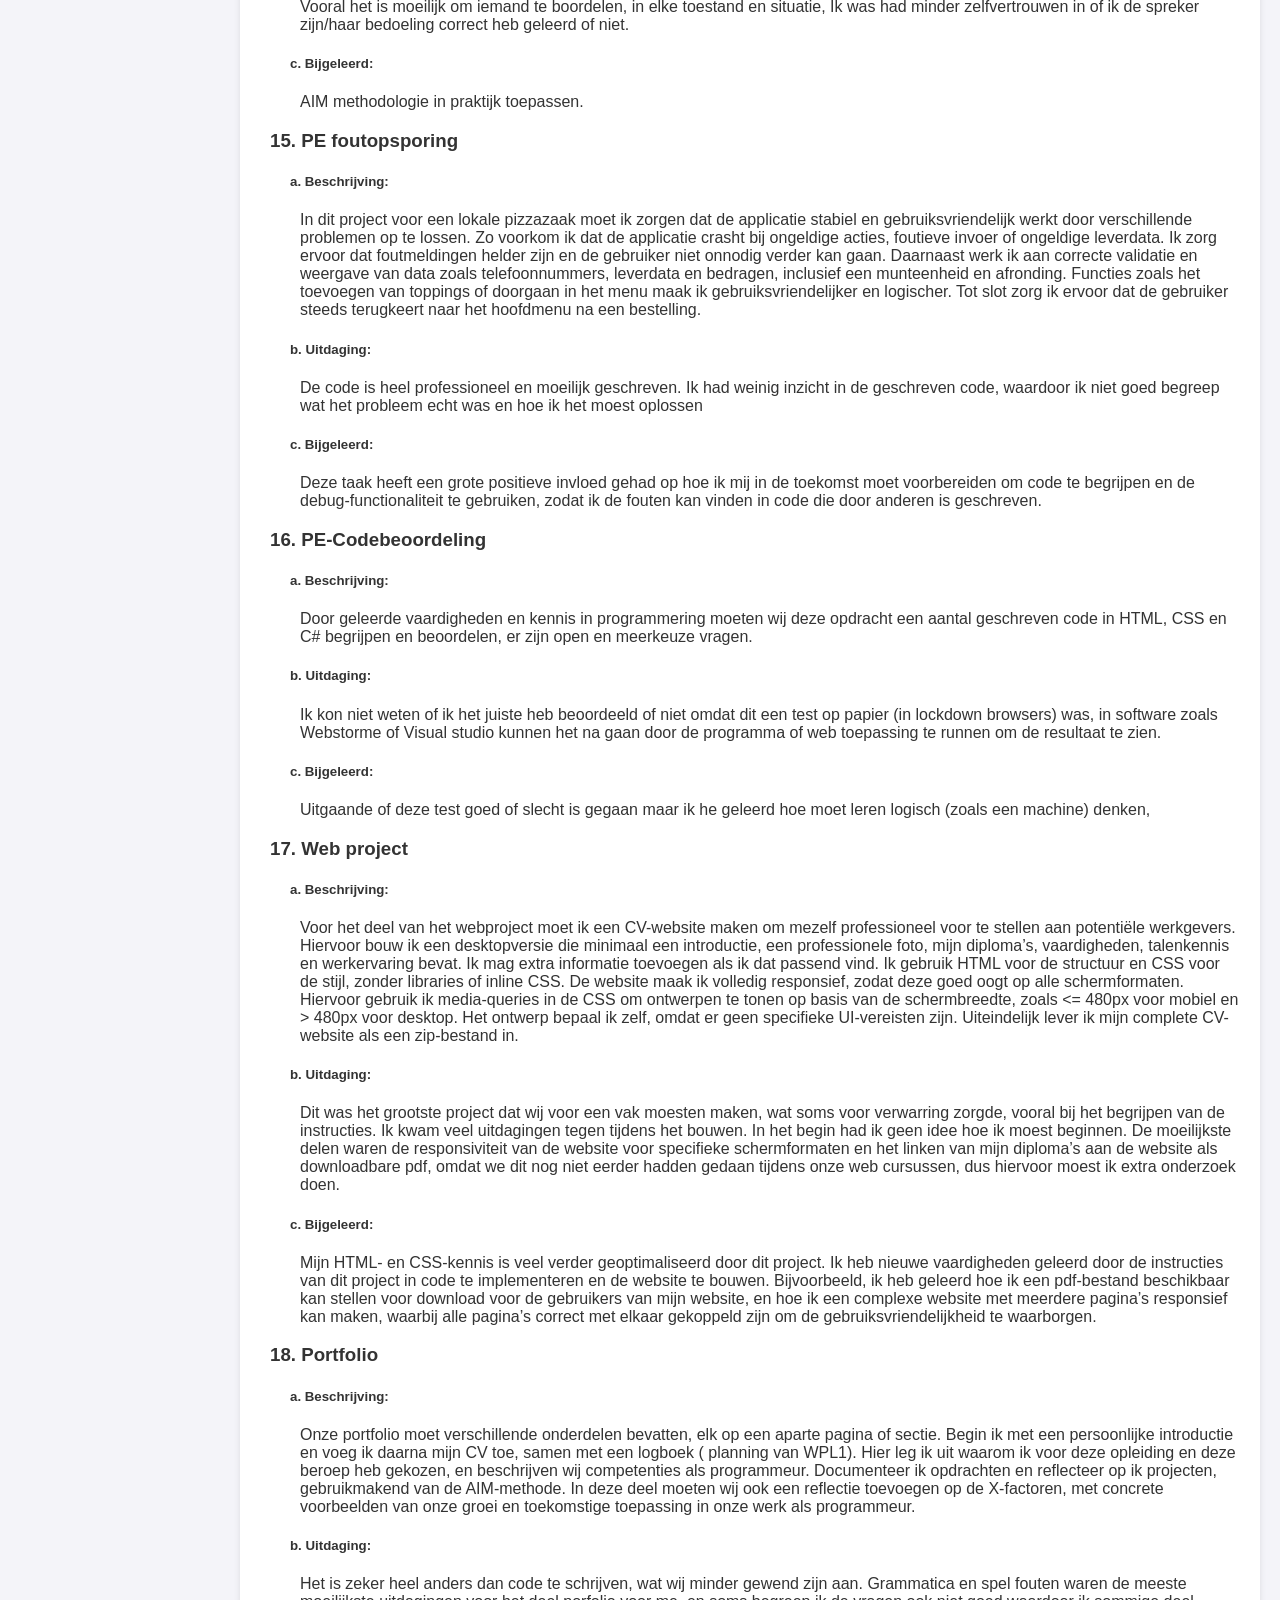
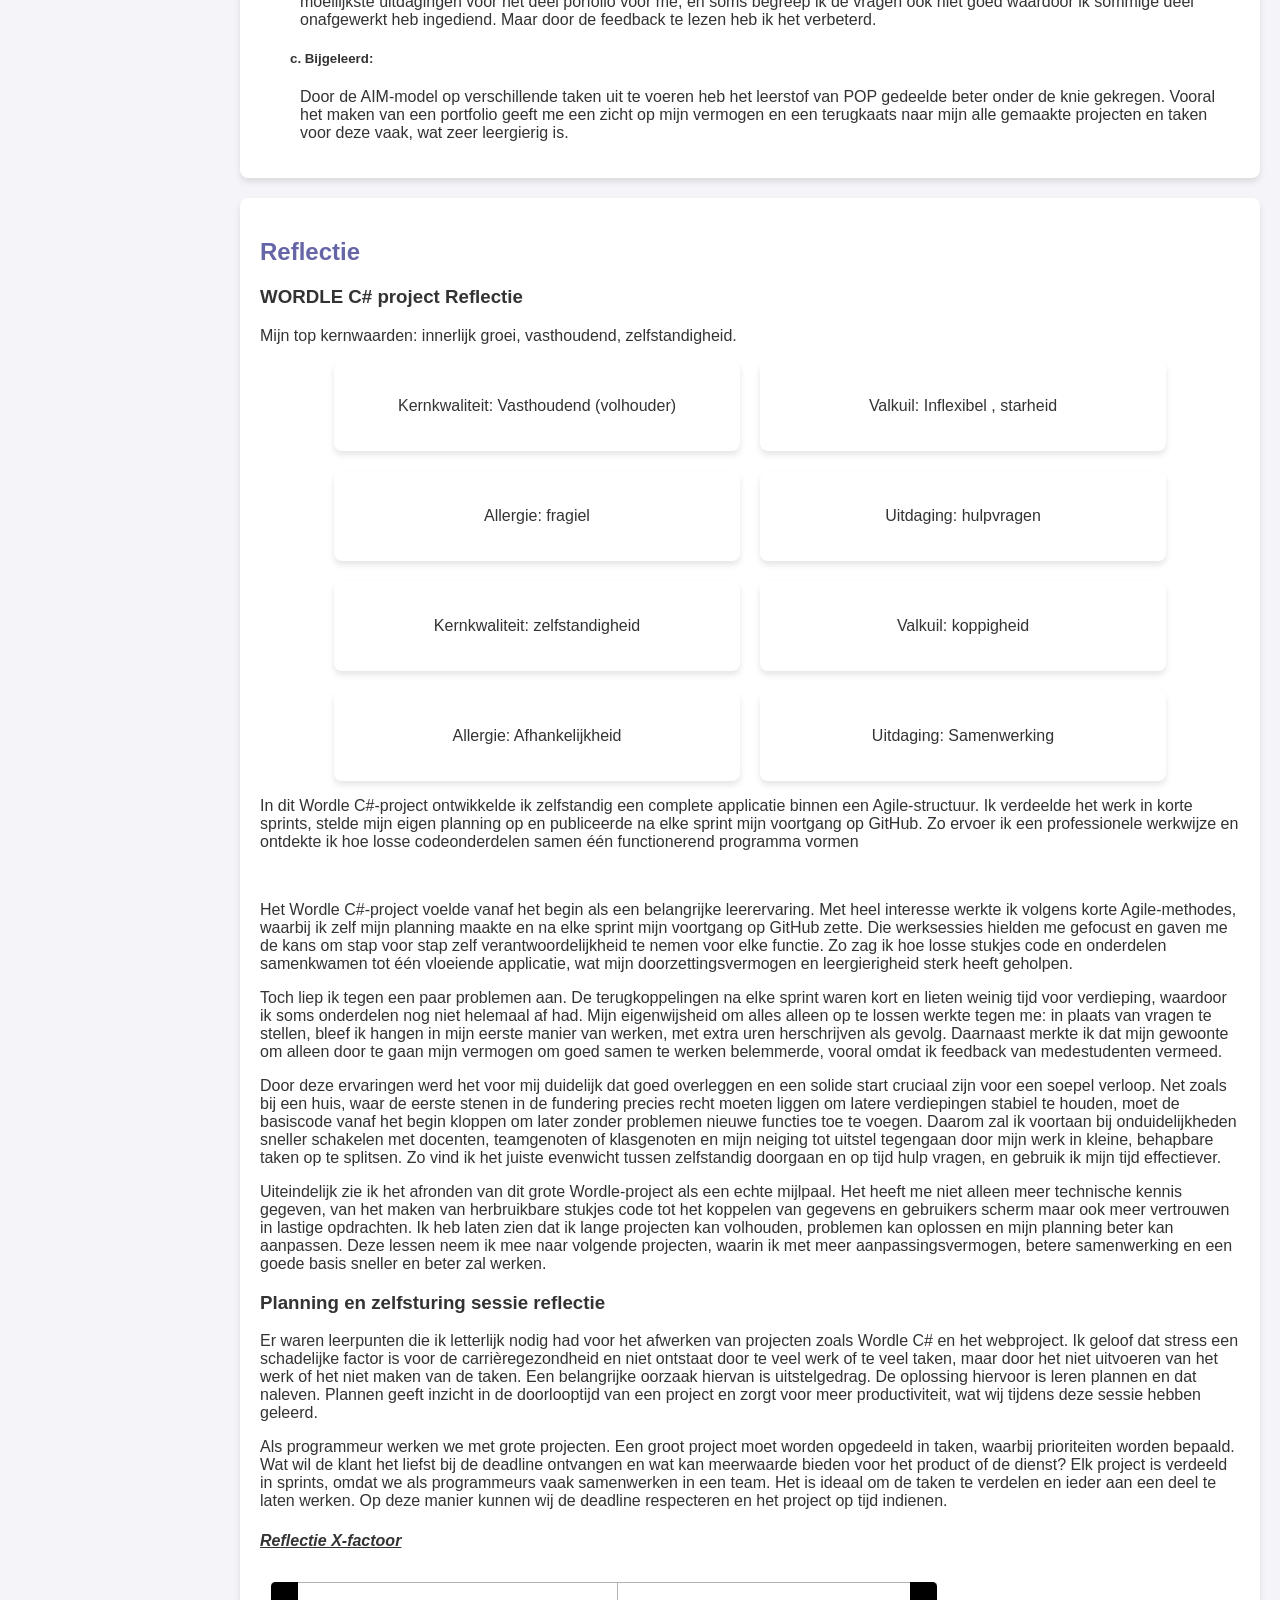
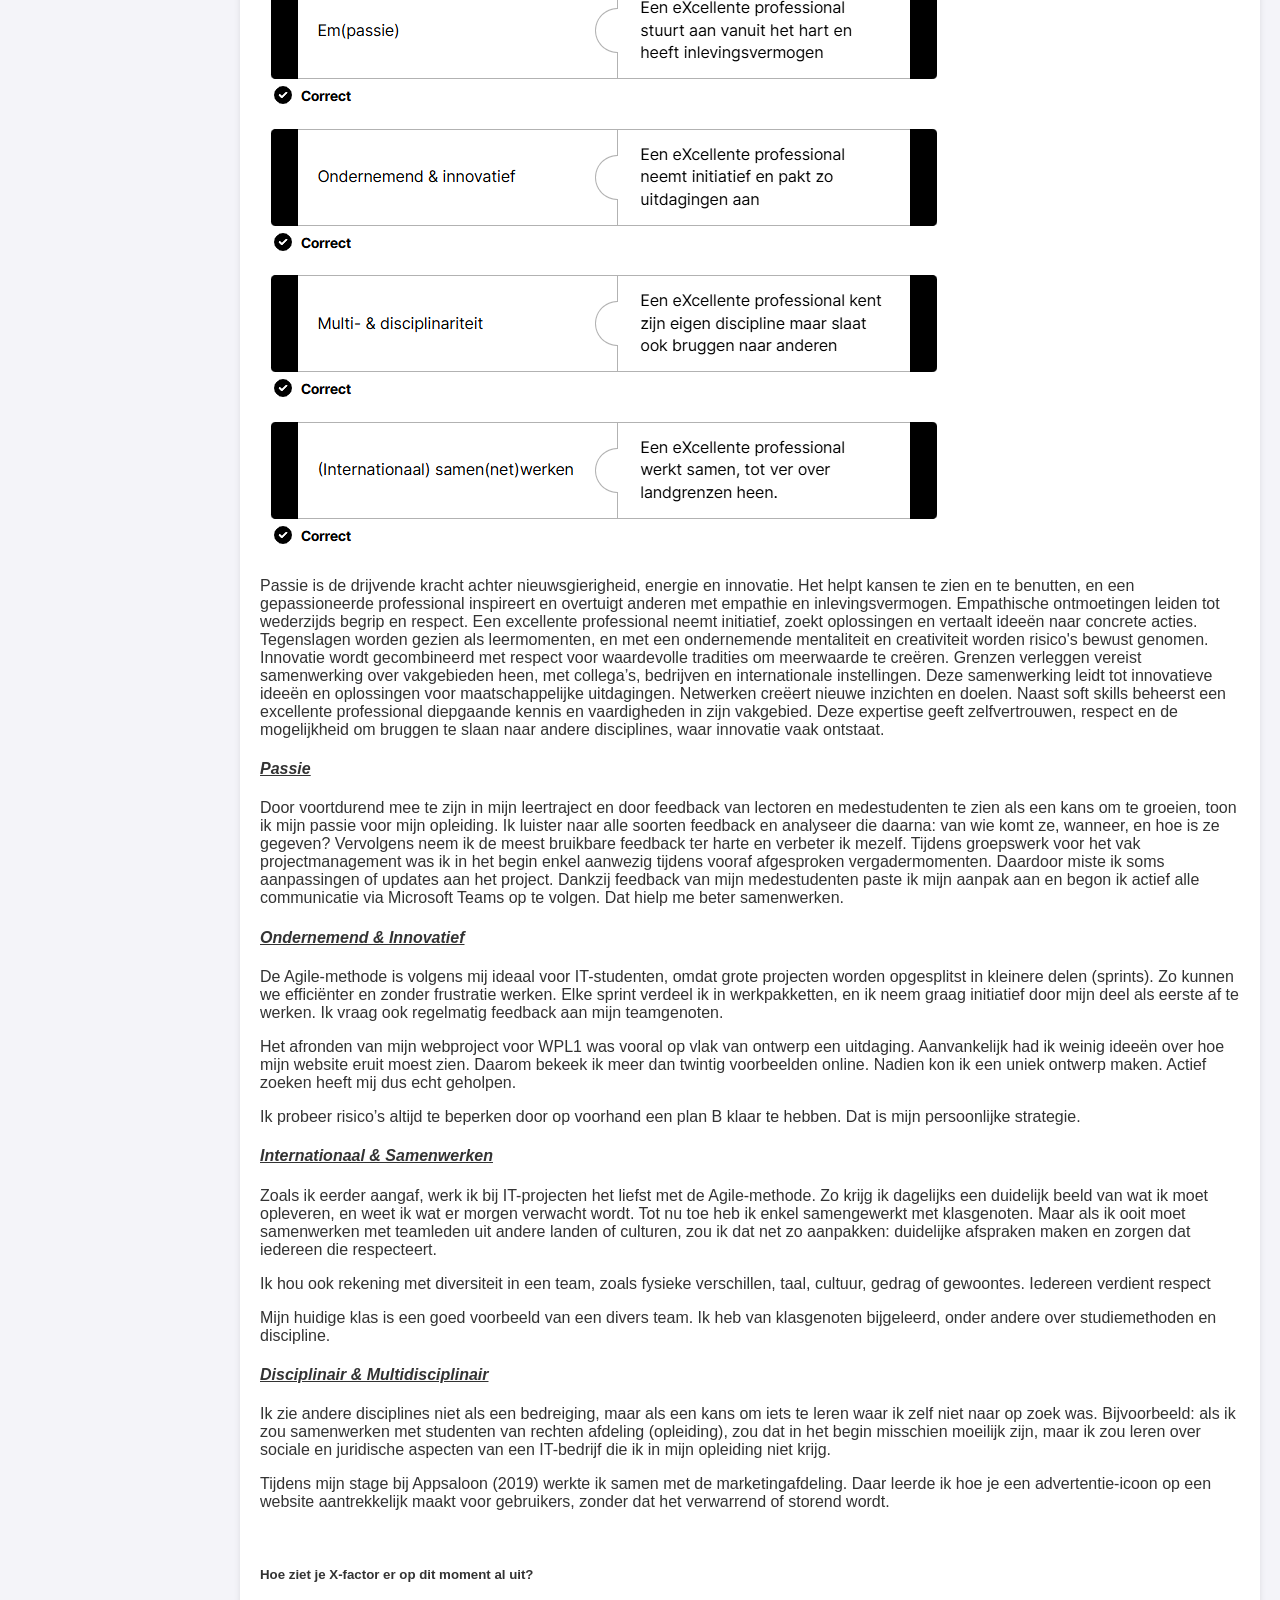
<file: HTML/Portfolio/Pindex.html>
<!DOCTYPE html>
<html lang="nl">
<head>
    <meta charset="UTF-8">
    <meta name="viewport" content="width=device-width, initial-scale=1.0">
    <title>Portfolio</title>
    <link rel="stylesheet" href="portfolio.css">
</head>
<body>
<header>
    <h1>Portfolio</h1>
    <nav>
        <a href="#intro">Intro</a>
        <a href="#cv">CV</a>
        <a href="#logboek">Logboek</a>
        <a href="#overzicht">Ontwikkeling</a>
        <a href="#opdrachten">opdrachten</a>
        <a href="#reflectie">Reflectie</a>
        <a href="../../index.html">Website</a>
    </nav>
</header>

<aside class="sidebar">
    <a href="#intro">Intro</a>
    <a href="#cv">CV</a>
    <a href="#logboek">Logboek</a>
    <a href="#overzicht">Ontwikkeling</a>
    <a href="#opdrachten">opdrachten</a>
    <a href="#reflectie">Reflectie</a>
    <a href="../../index.html">Website</a>
</aside>

<main class="main-content">
    <section id="intro" class="container">
        <h2>Intro</h2>
        <p>Ik ben Ali Haidari, eerstejaars programmeur aan Hogeschool PXL. In dit portfolio laat ik zien wat
            ik tijdens mijn werkplekleren heb gemaakt en geleerd: van een visueel Scratch-spel en Gitrepository tot een responsieve HTML/CSS-website en een complete C# Wordle-applicatie. Elk
            project leerde me logisch denken, zelfstandig werken en doorzetten bij uitdagingen. Met deze
            ervaringen wil ik als leergierige IT-professional waarde toevoegen aan elk team en elke opdracht.
            Tijdens het ontwikkelen van de Wordle-app ontdekte ik het belang van testen en feedback
            verwerken om de gebruikerservaring te optimaliseren. In de toekomst wil ik mijn kennis
            uitbreiden door nieuwe programmeertalen te verkennen en bij te dragen aan innovatieve en
            maatschappelijke projecten. </p>
    </section>
    <section id="cv" class="container">
        <h2>CV</h2>
        <img id="minCV" src="../../Afbeeldingen/haidariali-cv.png" alt="CV">
    </section>
    <section id="logboek" class="container">
        <h2>Logboek</h2>
        <p>Planning Werkplekleren EEN</p>
        <table>
            <thead>
            <tr>
                <th>Leesweek</th>
                <th>Inhoud</th>
                <th>Deadline</th>
            </tr>
            </thead>
            <tbody>
            <tr>
                <td>Week 1</td>
                <td>Introductie WPL
                    Scratch
                    Uitleg PE1 (Scratch)
                </td>
                <td> </td>
            </tr>
            <tr>
                <td>Week 2</td>
                <td>GIT
                    Github
                    POP intro, X-factor en SDG's
                    POP motivatie en kernwaarden
                    Oriënteringstraject

                </td>
                <td> </td>
            </tr>
            <tr>
                <td>Week 3</td>
                <td>POP reflecteren
                    POP autonomie en verantwoordelijkheid
                    Versioning met GIT
                    Uitleg PE2 (GIT taak 1)
                    Uitleg PE3 (reflecteren)
                </td>
                <td> PE1 (Scratch)</td>
            </tr>
            <tr>
                <td>Week 4</td>
                <td>LDB test GIT
                    POP personal branding
                    POP plannen en organiseren
                    Uitleg PE4 (plannen)
                    Uitleg PE5 (GIT taak 2)
                </td>
                <td> PE2 (GIT taak 1)
                    PE3 (reflecteren)
                </td>
            </tr>
            <tr>
                <td>Week 5</td>
                <td>Uitleg portfolio
                    Gastspreker(s) + LDB test
                    Uitleg PE6 (carrièrecompas)
                </td>
                <td>PE4 (plannen)
                    PE5 (GIT taak 2)
                </td>
            </tr>
            <tr>
                <td>Week 6</td>
                <td>POP leren analyseren van projecten
                    GIT merge
                    Uitleg web project sprint 1
                </td>
                <td> PE6 (carrièrecompas)</td>
            </tr>
            <tr>
                <td>Week 7</td>
                <td>Herfstvakantie

                </td>
                <td> </td>
            </tr>
            <tr>
                <td>Week 8</td>
                <td>Uitleg C# project sprint 1
                </td>
                <td> </td>
            </tr>
            <tr>
                <td>Week 9</td>
                <td>C# documentatie + debugging
                    maandaggroep (ABC) les valt weg
                </td>
                <td> Indienen C# project sprint 1</td>
            </tr>
            <tr>
                <td>Week 10</td>
                <td>PE7 C# project sprint 1
                    Uitleg C# project sprint 2
                </td>
                <td> </td>
            </tr>
            <tr>
                <td>Week 11</td>
                <td>Uitleg web project sprint 2
                    PE8 C# debugging
                </td>
                <td>Indienen C# project sprint 2</td>
            </tr>
            <tr>
                <td>Week 12</td>
                <td>PE9 C# project sprint 2
                    Uitleg C# project sprint 3
                </td>
                <td> </td>
            </tr>
            <tr>
                <td>Week 13</td>
                <td>Introductie Corda Campus
                    Uitleg web project sprint 3
                    LDB Codebeoordeling
                </td>
                <td>Indienen C# project sprint 3</td>
            </tr>
            <tr>
                <td>Week 14</td>
                <td>PE10 C# project sprint 3
                    Vragen portfolio
                    Infosessie Thalento
                </td>
                <td>PE11 (web project)</td>
            </tr>
            <tr>
                <td>Week 15</td>
                <td>Kerstvakantie
                </td>
                <td> </td>
            </tr>
            <tr>
                <td>Week 16</td>
                <td>Kerstvakantie
                </td>
                <td> </td>
            </tr>
            </tbody>
        </table>
    </section>
    <section id="overzicht" class="container">
        <h2>Ontwikkeling</h2>
        <h3>Keuze opleiding:</h3>
        <p>Ik vind automatisering noodzakelijk voor ons leven. Machines kunnen heel nuttig en behulpzaam
            zijn, maar we moeten leren ze op de juiste manier te gebruiken.
            Door automatisering gaan wetenschap, economie en daardoor de hele maatschappij sneller en
            efficiënter vooruit. Automatiseren is alleen mogelijk als we machines goed leren kennen.
            Daarmee bedoel ik dat we als mensen moeten begrijpen hoe een machine denkt en waarom het
            zo werkt.
            Een machine denkt altijd logisch en precies, terwijl wij dat niet altijd doen. Daarom is het
            belangrijk om de verbinding tussen mens en machine op de juiste manier te leggen.
            Dit gebeurt door mensen die de taal van machines kennen: programmeurs. Met die gedachte
            ben ik in deze richting terechtgekomen. Ik wil deel uitmaken van dit proces en helpen bij het
            evalueren en verbeteren ervan. Bovendien ben ik creatief en houd ik ervan innovatieve ideeën via
            programmeren tot leven te brengen. Ik geloof dat creativiteit de drijvende kracht is achter ITuitvindingen, zoals de oprichting van Facebook door Mark Zuckerberg in 2004, toen hij een
            creatief, leuk platform voor studenten bouwde.
            Ik kan goed logisch nadenken en programmeer sinds mijn vijfde jaar op de middelbare school. Ik
            ben serieus en toegewijd aan deze richting.

        </p>
        <h3>Competenties programmeur:</h3>
        <h4>Ontwerper:</h4>
        <p>De gegradueerde bereidt de realisatie van een softwareproject voor. De gegradueerde maakt op
            basis van de analyse een onderbouwd voorstel voor a) het ontwerp, b) de programmeertaal en c)
            de methodiek. De gegradueerde stemt het voorstel af met de softwareontwikkelaar, analist en/of
            projectleider.  </p>
        <h4>Programmeur:</h4>
        <p>De gegradueerde realiseert softwareapplicaties en gegevensstructuren. De gegradueerde werkt
            hierbij planmatig binnen de context van het projectplan, de beschikbare tools en de
            vooropgestelde methodiek.
            De gegradueerde is medeverantwoordelijk voor de eigen digitale werkomgeving en draagt bij tot
            de gedeelde infrastructuur nodig voor het ontwikkelen, testen en in productie brengen van
            projecten.
            De gegradueerde programmeert softwaretoepassingen volgens de standaarden en afspraken
            binnen de organisatie.
            De gegradueerde gaat in overleg met de softwareontwikkelaar, analist en/of projectleider na of
            het opgeleverde product onderhoud en/of aanpassingen nodig heeft. De gegradueerde voert het
            onderhoud en de aanpassingen op een projectmatige manier uit, rekening houdend met eerder
            gemaakte afspraken.
        </p>
        <h4>Tester:</h4>
        <p>De gegradueerde gaat volgens testscenario’s de werking en functionaliteit van de gerealiseerde
            code na en verbetert deze op basis van feedback van de softwareontwikkelaar, analist,
            projectleider en/of gebruikers.</p>
        <h4>Communicator/Teamspeler :</h4>
        <p>De gegradueerde werkt constructief en actief samen in een multidisciplinair team en
            participeert actief tijdens overlegmomenten. De gegradueerde zoekt mee naar oplossingen om
            problemen te vermijden.
            De gegradueerde communiceert en rapporteert efficiënt over het geleverde werk, aangepast aan
            het doelpubliek en gebruikt hiervoor het gepaste Engelstalige vakjargon.
            De gegradueerde documenteert de zelf ontwikkelde applicaties op een adequate en
            overzichtelijke manier gebruikmakend van een kennisdatabank en volgens de afspraken binnen
            de organisatie. De gegradueerde geeft kwalitatieve input voor de gebruikershandleidingen,
            referentiegidsen en online hulpbronnen.</p>
        <h4>Levenslang lerende IT-Professional:</h4>
        <p>De gegradueerde onderhoudt zijn deskundigheidsniveau door relevante duurzame IT- en
            maatschappelijke ontwikkelingen actief op te volgen.
            De gegradueerde is zelfkritisch, ontwikkelt de nodige zelfkennis en gebruikt deze om zijn
            persoonlijke en professionele groei te bevorderen.
            De gegradueerde handelt deontologisch en duurzaam, en houdt rekening met de veiligheids- en
            privacyrichtlijnen.</p>

        <h3>Competenties programmeur (deel 2)</h3>
        <h4>Ontwerper</h4>
        <p>Waar sta ik momenteel ?</p>
        <p>Ik ontwerp al sinds het middelbaar. Ik ben geen beginner meer en kan goed nadenken
            over structuur en visuele opbouw. Mijn creativiteit helpt me daarbij. En bovendien kan ik
            ook voor goede ontwerp voorbeelden ideeën opzoeken. </p>
        <p>Wat lukt je al goed?</p>
        <p> Ik kan een gebruiksvriendelijke en responsieve lay-out ontwerpen die past bij de
            doelgroep. Mijn werkplekleren-website (web project) is hier een voorbeeld van.
        </p>
        <p>Wat lukt je nog niet?</p>
        <p> Ik heb soms moeite met complexe CSS. Omdat kleine fouten kosten veel tijd om op te
            lossen.</p>
        <br>
        <p>Drie concrete voorbeelden:</p>
        <p>Structuur uitdenken voor mijn website (web project) → dit hoort bij de rol van ontwerper,
            omdat ik besliste waar welke info kwam en hoe de pagina werd opgebouwd.
            Kleuren en lettertypes kiezen → hoort bij ontwerper, want ik zorgde voor een visueel
            aantrekkelijke en toegankelijke stijl.
            Responsief ontwerp maken met media query’s → dit is typisch voor de rol van ontwerper,
            omdat ik moest nadenken over het gebruik op mobiel en desktop. </p>


        <h4>Programmeur</h4>
        <p>Waar sta ik momenteel ?</p>
        <p>Programmeren is voor mij meer dan alleen code schrijven. Het gaat om efficiëntie:
            herhaling vermijden en de applicatie soepel laten werken. Ik denk creatief en kan vaak
            een unieke, korte oplossing vinden. In talen zoals C# lukt het me om die ideeën om te
            zetten in werkende code. Bij mijn Wordle-project heb ik dit toegepast en een werkende
            applicatie opgeleverd. Bij dit onderdeel moest ik ook regelmatig zaken opzoeken, en
            daardoor heb ik echt veel bijgeleerd. </p>
        <p>Wat lukt je al goed?</p>
        <p> Ik vind vaak snel de juiste aanpak. In mijn JavaScript-code voor het web-project en in
            mijn C# Wordle-project kon ik de logica in mijn hoofd meestal goed omzetten in
            werkende code.
        </p>
        <p>Wat lukt je nog niet?</p>
        <p>Ik heb nog moeite met het verbinden van front-end en backend. In mijn Wordle-project
            werkte sommige functionaliteit niet goed, hoewel de backend juist geschreven was. De
            fout lag in de integratie met de front-end. </p>
        <br>
        <p>Drie concrete voorbeelden:</p>
        <p>C# code schrijven voor het Wordle-project → hoort bij de rol van programmeur, omdat ik de
            volledige applicatielogica heb opgebouwd.
            JavaScript gebruiken voor functionaliteit in mijn web project → dit is programmeren, omdat ik
            gedrag toevoegde aan mijn website via code.
            Backend functionaliteit uitwerken en debuggen → past bij programmeur, want ik werkte aan
            logica, foutopsporing en data-afhandeling </p>

        <h4>Tester</h4>
        <p>Waar sta ik momenteel ?</p>
        <p>Testen lijkt mij minder moeilijk wanneer je ook programmeur bent, omdat je dan inzicht
            hebt in wat er op de achtergrond gebeurt. Door mijn Wordle-project in C# en mijn
            webproject te testen, ontdekte ik dat ik een volledige applicatie of website op
            functionaliteit kan testen en fouten kan opsporen. Zo heb ik mijn projecten stap voor
            stap verbeterd. </p>
        <p>Wat lukt je al goed?</p>
        <p>Ik kan elke functie van een applicatie of website individueel testen en kort
            documenteren. Door elke functie van het Wordle-project afzonderlijk te testen, begreep
            ik beter waar fouten zaten en kon ik die oplossen. </p>
        <p>Wat lukt je nog niet?</p>
        <p>Een volledig testdocument schrijven met alle scenario’s, resultaten en oorzaken vind ik
            nog complex. Daardoor werkt sommige kleinere functionaliteit van mijn Wordle-project
            niet goed, omdat ik de echte oorzaak niet kon achterhalen. </p>
        <br>
        <p>Drie concrete voorbeelden:</p>
        <p>Functionaliteit testen in het Wordle-project → hoort bij de rol van tester, omdat ik systematisch
            functies controleerde op fouten en de resultaten door gaaf (in dit geval aan mij zelf ook als
            programmeur) en verbeterde.
            Fouten opsporen en oplossen in het webproject → past bij de rol van tester, want ik analyseerde
            de werking en voerde verbeteringen door omdat ik ook zelf de programmeur was maar in echte
            scenario moet ik dit documenteren aan team programmeur.
            Testresultaten documenteren → hoort bij de rol van tester, omdat ik de uitgevoerde tests en hun
            uitkomsten nauwkeurig heb vastgelegd. Maar in de geval voor me zelf omdat ik zelf alle rollen
            spel.  </p>

        <h4>Communicator/teamspeler</h4>
        <p>Waar sta ik momenteel ?</p>
        <p>Ik hecht veel waarde aan samenwerking: een IT-medewerker moet zijn kennis kunnen
            delen en actief overleggen. Tijdens school- en stageprojecten heb ik hier voortdurend
            aandacht voor gehad. Hoewel we op mijn werkplekleren niet in groepen werkten,
            overlegde ik wel met lectoren en vroeg ik regelmatig om feedback. Tijdens mijn stage bij
            Appsaloon (2019) en groepsprojecten in projectmanagement communiceerde ik altijd
            helder en hield ik deadlines aan. Soms hielp ik medestudenten, soms vroeg ik zelf om
            hulp.
        </p>
        <p>Wat lukt je al goed?</p>
        <p>Ik communiceer duidelijk en ben stipt wat deadlines betreft. Ik maak een haalbare
            planning en stem die af met collega’s. Bij de permanente evaluatie van
            projectmanagement heeft dit me een hoge score opgeleverd in een team van vier. </p>
        <p>Wat lukt je nog niet?</p>
        <p>Ik ben minder flexibel zodra de planning en deadline zijn vastgesteld. Bij onze laatste PE
            van Security Essentials (tweede jaar GPRO) miste ons team de deadline, omdat een
            medestudent zonder waarschuwing zijn deel niet had afgemaakt. Daardoor moesten we
            in de laatste uren veel werk inhalen. </p>
        <br>
        <p>Drie concrete voorbeelden:</p>
        <p>Overleg met lectoren en continu feedback vragen → past bij communicator, omdat ik actief
            informatie deelde en verbeterpunten ophaalde.
            Stage bij Appsaloon (2019) → hoort bij teamspeler, want ik communiceerde helder binnen het
            bedrijf en hield deadlines aan.
            Groepswerk permanente evaluatie projectmanagement → past bij teamspeler, omdat ik mijn
            planning besprak en in een team van vier succesvol samenwerkte. </p>

        <h4>Levenslang lerende IT-Professional</h4>
        <p>Waar sta ik momenteel ?</p>
        <p>Ik ben al sinds het vijfde jaar van de middelbare school bezig met programmeren. Na
            twee jaar bachelor ervaring weet ik dat de IT-wereld sneller verandert dan andere
            sectoren. Daarom vind ik het cruciaal om mijn programmeerkennis continu up-to-daten.
            Ik volg nieuwe IT-innovaties en oefen elke dag door schoolprojecten af te ronden.
            Daarnaast ontwikkel ik een eigen vastgoedwebsite, waardoor ik sneller leer. Omdat je
            niet alle code uit je hoofd kunt kennen, houd ik al mijn cursussen en aantekeningen bij de
            hand en herlees ik ze regelmatig.  </p>
        <p>Wat lukt je al goed?</p>
        <p>Ik rond zelfstandig projecten af waarvan ik zelf de doelstellingen heb opgesteld om mijn
            IT-vaardigheden te onderhouden en te verbeteren. Zo leer ik elke dag nieuwe technieken.
        </p>
        <p>Wat lukt je nog niet?</p>
        <p>Ik kan nog geen beknopte samenvatting van mijn code maken om snel te
            herhalen, waardoor ik vaak de volledige cursussen opnieuw moet doorlezen, wat
            veel tijd kost. </p>
        <br>
        <p>Drie concrete voorbeelden:</p>
        <p>Dagelijks afronden van schoolprojecten → hoort bij levenslang leren, omdat ik zo mijn
            vaardigheden structureel oefen en verbeter.
            Bijhouden en regelmatig herlezen van al mijn cursussen → past bij zelfkritisch handelen
            en het opbouwen van noodzakelijke zelfkennis.
            Ontwikkelen van een eigen vastgoedwebsite → sluit aan bij het actief volgen van ITontwikkelingen en het toepassen daarvan in de praktijk. </p>


    </section>
    <section id="opdrachten" class="container">
        <h2>opdrachten</h2>
        <h3>1. Scratchproject</h3>
        <div class="taakBeschrijving">
            <h5>a. Beschrijving:</h5>
            <p>Een spel in Scratch maken om te leren hoe machinetaal werkt. In deze opdracht wordt een visueel spel gemaakt waarin een bal naar random punten in de bodem en top van het tabblad beweegt. Het spel moet ervoor zorgen dat de bal door een paal wordt gecontroleerd zodat de bal de bodem niet raakt. Er worden scores en levels geüpdatet telkens wanneer de bal de paal raakt. Hoe verder het spel gaat, hoe sneller de bal beweegt.</p>
        </div>
        <div class="taakUitdaging">
            <h5>b. Uitdaging:</h5>
            <p>Ik had nog geen ervaring met hoe de logica van dit spel eruit moest zien, want dit is hetzelfde als code schrijven, maar dan visueel. Ik wilde aan de hand van mijn eigen logica dit spel maken, maar dat lukte niet omdat mensen niet op dezelfde manier denken als de machine. Toen ik begon op te zoeken wat 'if', 'else' of andere condities in de praktijk betekenen, kon ik dit sneller oplossen.</p>
        </div>
        <div class="taakLeerpunten">
            <h5>c. Bijgeleerd:</h5>
            <p>Ik heb geleerd dat er altijd een oplossing voor elk probleem bestaat als we op de juiste manier leren zoeken.</p>
        </div>
        <h3>2. Git taak 1</h3>
        <div class="taakBeschrijving">
            <h5>a. Beschrijving:</h5>
            <p>Op GitHub moet er een repository worden aangemaakt en er moet gecommit
                worden voor elke vereiste. De code van de vereisten moet in de bijbehorende
                commit genoemd worden</p>
        </div>
        <div class="taakUitdaging">
            <h5>b. Uitdaging:</h5>
            <p>Ik had nog geen ervaring met GitHub, en als er een probleem buiten de scope van
                de leerstof was, kon ik het niet oplossen.</p>
        </div>
        <div class="taakLeerpunten">
            <h5>c. Bijgeleerd:</h5>
            <p>Uit deze opdracht heb ik geleerd dat ik belangrijke code van buitenaf moet
                kennen.</p>
        </div>
        <h3>3. Oriënteringstraject</h3>
        <div class="taakBeschrijving">
            <h5>a. Beschrijving:</h5>
            <p>Als eerstejaarsstudent moeten wij onder deze opdracht een oriëntatietest doen.
                Hierdoor wordt de student beter leren kennen en wordt nagegaan of de student
                voldoende leer- en begrip-conditie heeft om deze opleiding aan te kunnen gaan. </p>
        </div>
        <div class="taakUitdaging">
            <h5>b. Uitdaging:</h5>
            <p>Het was een lange test, sommige vragen begreep ik niet goed en daarvoor moest
                ik opzoeken. </p>
        </div>
        <div class="taakLeerpunten">
            <h5>c. Bijgeleerd:</h5>
            <p>Door deze test af te leggen heb ik mijn leervaardigheden beter leren kennen. Ik
                weet nu wat mijn plus- en minpunten zijn om deze opleiding te beginnen, en ik
                heb geleerd waar ik hulp kan vragen bij een probleem.</p>
        </div>
        <h3>4. POP AIM-reflectie op scratchproject</h3>
        <div class="taakBeschrijving">
            <h5>a. Beschrijving:</h5>
            <p>Onder deze opdracht moeten wij aan de hand van het AIM-reflectiemodel onze
                voornaamste (Scratch-opdracht) reflecteren. </p>
        </div>
        <div class="taakUitdaging">
            <h5>b. Uitdaging:</h5>
            <p>Het was moeilijk om te begrijpen wat mijn zwaktes en obstakels waren op basis
                van het AIM-model in deze opdracht.</p>
        </div>
        <div class="taakLeerpunten">
            <h5>c. Bijgeleerd:</h5>
            <p>Ik heb geleerd het AIM-model in de praktijk toe te passen en uit te voeren.</p>
        </div>

        <h3>5. Git Permanente evaluatie</h3>
        <div class="taakBeschrijving">
            <h5>a. Beschrijving:</h5>
            <p>Gewettigd afwezig tijdens deze permanente evaluatie</p>
        </div>
        <div class="taakUitdaging">
            <h5>b. Uitdaging:</h5>
            <p></p>
        </div>
        <div class="taakLeerpunten">
            <h5>c. Bijgeleerd:</h5>
            <p></p>
        </div>
        <h3>6. Git taak 2 Web</h3>
        <div class="taakBeschrijving">
            <h5>a. Beschrijving:</h5>
            <p>Er moet een eenvoudige webpagina in HTML en CSS op basis van de vereisten
                gecorrigeerd worden. Elke correctie is een deelopdracht die afzonderlijk
                gecommit moet worden naar de repository op GitHub van Classroom.</p>
        </div>
        <div class="taakUitdaging">
            <h5>b. Uitdaging:</h5>
            <p>Het was een eenvoudige opdracht, ook omdat wij al ervaring hadden met het
                gebruik van GitHub en Git Bash. Er waren minder obstakels. Toch was het een
                beetje moeilijk om de juiste lay-out volgens de vereisten te maken in zo'n korte
                tijd.</p>
        </div>
        <div class="taakLeerpunten">
            <h5>c. Bijgeleerd:</h5>
            <p>Ik heb geleerd dat er veel verschillende mogelijkheden zijn met CSS en HTML.
                Hierdoor kunnen wij een opdracht met dezelfde vereisten op verschillende
                manieren oplossen. Bijvoorbeeld, ik heb in mijn HTML-code in plaats van een 'ul'
                een 'ol' gebruikt om deze tabel op de juiste manier te maken.</p>
        </div>
        <h3>7. Wereldverkenning, carrierkompas</h3>
        <div class="taakBeschrijving">
            <h5>a. Beschrijving:</h5>
            <p>Onder de opdracht Carrierkompas maken wij een tienjaarplanning voor onze
                carrièretoekomst. Het doel wordt duidelijk beschreven voor de komende tien jaar
                als carrière. Om dit doel te bereiken, hebben wij een aantal hulpmiddelen, zoals
                tussenstappen, vacatures en de nodige skills. Dit alles moet met praktische
                voorbeelden beschreven worden. </p>
        </div>
        <div class="taakUitdaging">
            <h5>b. Uitdaging:</h5>
            <p>Het is moeilijk om de komende tien jaar te voorspellen, omdat de veranderingen
                en vooruitgangen in technologie zo snel gaan dat het bijna onvoorspelbaar is.
                Een recent voorbeeld is de opkomst van AI, wat ik als een bedreiging zie voor mijn
                toekomstige carrière.</p>
        </div>
        <div class="taakLeerpunten">
            <h5>c. Bijgeleerd:</h5>
            <p>Het was een belangrijke taak om te weten waar ik naartoe ga op het vlak van mijn
                carrière. Door deze opdracht heb ik meer zicht gekregen op mijn carriertoekomst. </p>
        </div>
        <h3>8. C# project Wordle-1
        </h3>
        <div class="taakBeschrijving">
            <h5>a. Beschrijving:</h5>
            <p>Tijdens dit project zullen we het spel WORDLE in C# bouwen in 3 fasen. Hiermee
                zullen we de competenties rond C# en WPF verder uitdiepen. Ik zal uitgedaagd
                worden om mijn kennis te verbreden door zelf aan de slag te gaan en informatie
                op te zoeken over hoe ik de verschillende programmeervereisten zou
                implementeren.
                Voor de Wordle-1 moeten we een spel maken waarbij een vast vijfletterwoord
                wordt gekozen en de speler dit binnen 6 pogingen raadt. Feedback: grijs (niet in
                het woord), geel (in het woord, verkeerde plek), groen (in het woord, juiste plek).
                We moeten eerst focussen op invoer, controle en feedback, en daarna een resetknop toevoegen</p>
        </div>
        <div class="taakUitdaging">
            <h5>b. Uitdaging:</h5>
            <p>Het was de eerste uitgebreide C#-opdracht. Ik moest veel opzoeken. Veel van de
                code die ik hiervoor moest schrijven, hadden wij zelfs nog niet gezien in onze
                cursus, dus het was vooral veel zoekwerk. De invoer van woorden letter per letter
                was een extra uitdaging. Hiervoor heb ik uren gezocht naar hoe ik de letter van
                het toetsenbord kan inlezen en van elke vijf ingevoerde letters een woord kan
                maken.</p>
        </div>
        <div class="taakLeerpunten">
            <h5>c. Bijgeleerd:</h5>
            <p>De toetsenbordinvoer kunnen we inlezen door een event voor elke ingevoerde
                toets te implementeren en elke letter daarna toe te voegen aan een array van
                strings of een StringBuilder. </p>
        </div>
        <h3>9. C# project Wordle-1-PE</h3>
        <div class="taakBeschrijving">
            <h5>a. Beschrijving:</h5>
            <p>In deze korte uitbreiding implementeren we debug-ondersteuning voor het
                project. We voegen onder andere een debug-modus toe, een timer om de
                oplostijd bij te houden, een voorspel-teller en een knop om een nieuw spel te
                starten. Deze uitbreidingen moeten helpen bij het testen van de applicatie. Deze
                uitbreiding implementeren we op het Wordle-project in C#.</p>
        </div>
        <div class="taakUitdaging">
            <h5>b. Uitdaging:</h5>
            <p>Het was moeilijk om deze kleinere toepassingen in mijn lange code te
                implementeren. Bijvoorbeeld, ik moest eerst veel in mijn eigen geschreven code
                zoeken om te vinden waar ik deze toepassingen moest schrijven, wat vaak voor
                fouten in de hele code zorgde. Ik had ook moeite om de instructies snel te
                begrijpen en de oplossingen te schrijven, omdat we dit binnen een beperkte tijd
                in de klas moesten doen.</p>
        </div>
        <div class="taakLeerpunten">
            <h5>c. Bijgeleerd:</h5>
            <p>Door deze eerste permanente evaluatie heb ik geleerd dat ik bij dit soort testen,
                waarbij we lange code moeten schrijven, gewoon de instructies op volgorde
                moet volgen en schrijven wat ik weet, terwijl ik mijn tijd nuttig gebruik. Er waren
                dingen die ik wel kon, maar ik schreef ze niet omdat ik niet aan die opdrachten
                toekwam; ik wilde alle opgaven afwerken, zelfs degene die ik niet zou kunnen. </p>
        </div>
        <h3>10. C# project Wordle-2</h3>
        <div class="taakBeschrijving">
            <h5>a. Beschrijving:</h5>
            <p>In deze opdracht werken we aan uitbreidingen en aanpassingen van het spel
                (Wordle-project) zonder de eerste versie te overschrijven. Het geheime woord
                wordt willekeurig gekozen, eerdere pogingen blijven zichtbaar met feedback, en
                de speler (gebruiker) heeft 6 pogingen. Een "Volgend woord"-knop reset het spel
                met een nieuw woord. Arrays worden gebruikt om een verzameling
                vijfletterwoorden op te slaan.</p>
        </div>
        <div class="taakUitdaging">
            <h5>b. Uitdaging:</h5>
            <p>Het was moeilijk om de invoer automatisch naar het volgende vijfletterwoord te
                laten gaan, en de schaalbaarheid van het venster is me helemaal niet gelukt.
                Omdat ik dit niet in het begin van het spel had gedaan, veroorzaakte dit veel
                fouten. Uiteindelijk heb ik dit deel niet opgelost.</p>
        </div>
        <div class="taakLeerpunten">
            <h5>c. Bijgeleerd:</h5>
            <p>Door dit projectdeel (sprint 2) heb ik geleerd hoe ik automatisch de invoer van het
                toetsenbord of het virtuele toetsenbord kan inlezen en naar de volgende invoer
                kan gaan. In dit deel heb ik ook meer over de WPF-controles geleerd, hoewel ik
                de schaalbaarheid toch niet kon oplossen. </p>
        </div>
        <h3>11. C# project Wordle-2-PE</h3>
        <div class="taakBeschrijving">
            <h5>a. Beschrijving:</h5>
            <p>In dit deel van het project moet ik de methoden AddLetterToGreens,
                AddLetterToYellows en AddLetterToGreys gebruiken om letters toe te voegen aan
                specifieke groepen: groene, gele en grijze letters. Elke groep heeft een maximale
                grootte, en letters mogen niet dubbel voorkomen.
                Als een gele letter groen wordt, moet ik deze uit de gele groep verwijderen met
                RemoveLetterFromYellows. Dit zorgt ervoor dat de letter in de juiste groep zit.
                De letters in de groepen moeten altijd uniek zijn en in alfabetische volgorde
                worden weergegeven in het debug-menu, dat volledig zichtbaar moet blijven.
                Ik voeg tooltips toe aan toetsen van het virtuele toetsenbord, zodat de
                kleurcodes duidelijk worden uitgelegd. Ook houd ik bij hoeveel pogingen er zijn
                gedaan door de statusbalk te updaten na elk woord.</p>
        </div>
        <div class="taakUitdaging">
            <h5>b. Uitdaging:</h5>
            <p>In plaats van de uitvoer in het bestaande debug-menu te doen, heb ik een apart
                tweede debug-menu gemaakt, met andere woorden, een apart label toegevoegd
                voor deze uitvoer. Dit was nodig omdat de invoer van dit deel voor veel fouten
                zorgde in het bestaande debug-menu (label).</p>
        </div>
        <div class="taakLeerpunten">
            <h5>c. Bijgeleerd:</h5>
            <p>Ik heb interessante technieken geleerd, bijvoorbeeld hoe ik van mijn invoer twee
                of drie aparte stringgroepen kan maken en deze vervolgens in drie groepen kan
                weergeven, zoals groen, geel en grijs. </p>
        </div>
        <h3>12. C# project Wordle-3</h3>
        <div class="taakBeschrijving">
            <h5>a. Beschrijving:</h5>
            <p>In Sprint 3 ligt de focus op het implementeren van een businessmodel. Hiervoor
                gaan we de speler motiveren om 'gems' te kopen en de speler uitdagen om een
                hoogste score te behalen (met behulp van gekochte gems). De applicatie bevat
                nu een betalingssysteem waarbij spelers gems kunnen kopen en uitgeven voor
                voordelen, zoals hints en hogere scores.
                Daarnaast kan je de extra uitdaging aangaan om een nieuwe moeilijkheidsgraad
                (hard-mode) en verschillende woordlengtes te implementeren. Het
                scoremechanisme motiveert strategisch spelen, terwijl de hard-mode extra
                uitdaging biedt voor gevorderde spelers.</p>
        </div>
        <div class="taakUitdaging">
            <h5>b. Uitdaging:</h5>
            <p>Het implementeren van de hard-mode was moeilijk, omdat er weinig uitleg was
                in de instructie (opgave), en de tekstinstructie kwam niet goed overeen met de
                bijbehorende beelden. Bijvoorbeeld, op de afbeelding (figuur 16) staat een input
                MessageBox, maar in de tekst wordt een input dialog window gevraagd.</p>
        </div>
        <div class="taakLeerpunten">
            <h5>c. Bijgeleerd:</h5>
            <p>Door deze sprint heb ik nieuwe vaardigheden geleerd, zoals het openen van een
                nieuw dialoogvenster via een knop, wat een nieuwe ervaring voor me was. Ook
                heb ik geleerd hoe een betalingssysteem zou kunnen werken, hoewel het geen
                echt betalingssysteem was, heb ik nu een beter inzicht in hoe een echt
                betalingssysteem eruit zou kunnen zien. </p>
        </div>
        <h3>13. C# project Wordle-3-PE
        </h3>
        <div class="taakBeschrijving">
            <h5>a. Beschrijving:</h5>
            <p>In deze laatste toepassing van het WORDLE-project moeten we een functie
                inbouwen die het totaal aantal ooit gekochte gems toont in het debug-menu, en
                vervolgens de gemiddelde hints per correct geraden woord. We moesten ook de
                transactiegeschiedenis tonen in een apart venster. In deze transactie worden alle
                acties getoond, van gems kopen tot betalingen voor hints, inclusief het bedrag
                dat betaald is voor elke hint.</p>
        </div>
        <div class="taakUitdaging">
            <h5>b. Uitdaging:</h5>
            <p>De gemiddelde betaalde hints per correct geraden woord was een echte
                uitdaging, omdat ik hiervoor gegevens van verschillende methoden moest
                verzamelen en vervolgens de berekening moest maken. </p>
        </div>
        <div class="taakLeerpunten">
            <h5>c. Bijgeleerd:</h5>
            <p>Ik heb geleerd hoe ik gegevens van verschillende methoden kan verzamelen en
                daarop acties kan uitvoeren, zoals het berekenen van de gemiddelde hints per
                correct geraden woord.</p>
        </div>
        <h3>14. Reflectie gastsprekers</h3>
        <div class="taakBeschrijving">
            <h5>a. Beschrijving:</h5>
            <p>Voor het permanente evaluatie ‘Reflectie gastspreker’ moet ik een gastspreker
                beoordelen aan de hand van de methoden die wij tijdens de reflectie en
                persoonlijk ontwikkelingsplan hebben geleerd.</p>
        </div>
        <div class="taakUitdaging">
            <h5>b. Uitdaging:</h5>
            <p>Vooral het is moeilijk om iemand te boordelen, in elke toestand en situatie, Ik
                was had minder zelfvertrouwen in of ik de spreker zijn/haar bedoeling correct
                heb geleerd of niet.</p>
        </div>
        <div class="taakLeerpunten">
            <h5>c. Bijgeleerd:</h5>
            <p>AIM methodologie in praktijk toepassen.</p>
        </div>
        <h3>15. PE foutopsporing
        </h3>
        <div class="taakBeschrijving">
            <h5>a. Beschrijving:</h5>
            <p>In dit project voor een lokale pizzazaak moet ik zorgen dat de applicatie stabiel
                en gebruiksvriendelijk werkt door verschillende problemen op te lossen. Zo
                voorkom ik dat de applicatie crasht bij ongeldige acties, foutieve invoer of
                ongeldige leverdata. Ik zorg ervoor dat foutmeldingen helder zijn en de gebruiker
                niet onnodig verder kan gaan. Daarnaast werk ik aan correcte validatie en
                weergave van data zoals telefoonnummers, leverdata en bedragen, inclusief een
                munteenheid en afronding. Functies zoals het toevoegen van toppings of
                doorgaan in het menu maak ik gebruiksvriendelijker en logischer. Tot slot zorg ik
                ervoor dat de gebruiker steeds terugkeert naar het hoofdmenu na een bestelling.</p>
        </div>
        <div class="taakUitdaging">
            <h5>b. Uitdaging:</h5>
            <p>De code is heel professioneel en moeilijk geschreven. Ik had weinig inzicht in de
                geschreven code, waardoor ik niet goed begreep wat het probleem echt was en
                hoe ik het moest oplossen</p>
        </div>
        <div class="taakLeerpunten">
            <h5>c. Bijgeleerd:</h5>
            <p>Deze taak heeft een grote positieve invloed gehad op hoe ik mij in de toekomst
                moet voorbereiden om code te begrijpen en de debug-functionaliteit te
                gebruiken, zodat ik de fouten kan vinden in code die door anderen is geschreven.</p>
        </div>
        <h3>16. PE-Codebeoordeling
        </h3>
        <div class="taakBeschrijving">
            <h5>a. Beschrijving:</h5>
            <p>Door geleerde vaardigheden en kennis in programmering moeten wij deze
                opdracht een aantal geschreven code in HTML, CSS en C# begrijpen en
                beoordelen, er zijn open en meerkeuze vragen. </p>
        </div>
        <div class="taakUitdaging">
            <h5>b. Uitdaging:</h5>
            <p>Ik kon niet weten of ik het juiste heb beoordeeld of niet omdat dit een test op
                papier (in lockdown browsers) was, in software zoals Webstorme of Visual
                studio kunnen het na gaan door de programma of web toepassing te runnen om
                de resultaat te zien.</p>
        </div>
        <div class="taakLeerpunten">
            <h5>c. Bijgeleerd:</h5>
            <p>Uitgaande of deze test goed of slecht is gegaan maar ik he geleerd hoe moet
                leren logisch (zoals een machine) denken, </p>
        </div>
        <h3>17. Web project
        </h3>
        <div class="taakBeschrijving">
            <h5>a. Beschrijving:</h5>
            <p>Voor het deel van het webproject moet ik een CV-website maken om mezelf
                professioneel voor te stellen aan potentiële werkgevers. Hiervoor bouw ik een
                desktopversie die minimaal een introductie, een professionele foto, mijn
                diploma’s, vaardigheden, talenkennis en werkervaring bevat. Ik mag extra
                informatie toevoegen als ik dat passend vind.
                Ik gebruik HTML voor de structuur en CSS voor de stijl, zonder libraries of inline
                CSS. De website maak ik volledig responsief, zodat deze goed oogt op alle
                schermformaten. Hiervoor gebruik ik media-queries in de CSS om ontwerpen te
                tonen op basis van de schermbreedte, zoals <= 480px voor mobiel en > 480px
                voor desktop.
                Het ontwerp bepaal ik zelf, omdat er geen specifieke UI-vereisten zijn.
                Uiteindelijk lever ik mijn complete CV-website als een zip-bestand in.</p>
        </div>
        <div class="taakUitdaging">
            <h5>b. Uitdaging:</h5>
            <p>Dit was het grootste project dat wij voor een vak moesten maken, wat soms voor
                verwarring zorgde, vooral bij het begrijpen van de instructies. Ik kwam veel
                uitdagingen tegen tijdens het bouwen. In het begin had ik geen idee hoe ik moest
                beginnen. De moeilijkste delen waren de responsiviteit van de website voor
                specifieke schermformaten en het linken van mijn diploma’s aan de website als
                downloadbare pdf, omdat we dit nog niet eerder hadden gedaan tijdens onze
                web cursussen, dus hiervoor moest ik extra onderzoek doen. </p>
        </div>
        <div class="taakLeerpunten">
            <h5>c. Bijgeleerd:</h5>
            <p>Mijn HTML- en CSS-kennis is veel verder geoptimaliseerd door dit project. Ik heb
                nieuwe vaardigheden geleerd door de instructies van dit project in code te
                implementeren en de website te bouwen.
                Bijvoorbeeld, ik heb geleerd hoe ik een pdf-bestand beschikbaar kan stellen voor
                download voor de gebruikers van mijn website, en hoe ik een complexe website
                met meerdere pagina’s responsief kan maken, waarbij alle pagina’s correct met
                elkaar gekoppeld zijn om de gebruiksvriendelijkheid te waarborgen. </p>
        </div>
        <h3>18. Portfolio</h3>
        <div class="taakBeschrijving">
            <h5>a. Beschrijving:</h5>
            <p>Onze portfolio moet verschillende onderdelen bevatten, elk op een aparte
                pagina of sectie. Begin ik met een persoonlijke introductie en voeg ik daarna mijn
                CV toe, samen met een logboek ( planning van WPL1). Hier leg ik uit waarom ik
                voor deze opleiding en deze beroep heb gekozen, en beschrijven wij
                competenties als programmeur. Documenteer ik opdrachten en reflecteer op ik
                projecten, gebruikmakend van de AIM-methode. In deze deel moeten wij ook een
                reflectie toevoegen op de X-factoren, met concrete voorbeelden van onze groei
                en toekomstige toepassing in onze werk als programmeur.</p>
        </div>
        <div class="taakUitdaging">
            <h5>b. Uitdaging:</h5>
            <p>Het is zeker heel anders dan code te schrijven, wat wij minder gewend zijn aan.
                Grammatica en spel fouten waren de meeste moeilijkste uitdagingen voor het
                deel porfolio voor me, en soms begreep ik de vragen ook niet goed waardoor ik
                sommige deel onafgewerkt heb ingediend. Maar door de feedback te lezen heb ik
                het verbeterd.  </p>
        </div>
        <div class="taakLeerpunten">
            <h5>c. Bijgeleerd:</h5>
            <p>Door de AIM-model op verschillende taken uit te voeren heb het leerstof van POP
                gedeelde beter onder de knie gekregen. Vooral het maken van een portfolio geeft
                me een zicht op mijn vermogen en een terugkaats naar mijn alle gemaakte
                projecten en taken voor deze vaak, wat zeer leergierig is.</p>
        </div>
    </section>
    <section id="reflectie" class="container">
        <h2>Reflectie</h2>
        <h3>WORDLE C# project Reflectie</h3>
        <p>Mijn top kernwaarden: innerlijk groei, vasthoudend, zelfstandigheid.</p>
        <section class="box-container">
            <div class="box">
                <p>Kernkwaliteit: Vasthoudend (volhouder)</p>
            </div>
            <div class="box">
                <p>Valkuil: Inflexibel , starheid</p>
            </div>

            <div class="box">
                <p>Allergie: fragiel </p>
            </div>
            <div class="box">
                <p>Uitdaging: hulpvragen</p>
            </div>
            <div class="box">
                <p>Kernkwaliteit: zelfstandigheid </p>
            </div>
            <div class="box">
                <p>Valkuil: koppigheid</p>
            </div>

            <div class="box">
                <p>Allergie: Afhankelijkheid </p>
            </div>
            <div class="box">
                <p>Uitdaging: Samenwerking</p>
            </div>
        </section>
        <p>In dit Wordle C#-project ontwikkelde ik zelfstandig een complete applicatie binnen een
            Agile-structuur. Ik verdeelde het werk in korte sprints, stelde mijn eigen planning op en
            publiceerde na elke sprint mijn voortgang op GitHub. Zo ervoer ik een professionele
            werkwijze en ontdekte ik hoe losse codeonderdelen samen één functionerend
            programma vormen  </p>
        <br>
        <p> Het Wordle C#-project voelde vanaf het begin als een belangrijke leerervaring. Met heel
            interesse werkte ik volgens korte Agile-methodes, waarbij ik zelf mijn planning maakte
            en na elke sprint mijn voortgang op GitHub zette. Die werksessies hielden me gefocust
            en gaven me de kans om stap voor stap zelf verantwoordelijkheid te nemen voor elke
            functie. Zo zag ik hoe losse stukjes code en onderdelen samenkwamen tot één
            vloeiende applicatie, wat mijn doorzettingsvermogen en leergierigheid sterk heeft
            geholpen.</p>
        <p>Toch liep ik tegen een paar problemen aan. De terugkoppelingen na elke sprint waren
            kort en lieten weinig tijd voor verdieping, waardoor ik soms onderdelen nog niet
            helemaal af had. Mijn eigenwijsheid om alles alleen op te lossen werkte tegen me: in
            plaats van vragen te stellen, bleef ik hangen in mijn eerste manier van werken, met extra
            uren herschrijven als gevolg. Daarnaast merkte ik dat mijn gewoonte om alleen door te
            gaan mijn vermogen om goed samen te werken belemmerde, vooral omdat ik feedback
            van medestudenten vermeed. </p>
        <p>Door deze ervaringen werd het voor mij duidelijk dat goed overleggen en een solide start
            cruciaal zijn voor een soepel verloop. Net zoals bij een huis, waar de eerste stenen in de
            fundering precies recht moeten liggen om latere verdiepingen stabiel te houden, moet
            de basiscode vanaf het begin kloppen om later zonder problemen nieuwe functies toe te
            voegen. Daarom zal ik voortaan bij onduidelijkheden sneller schakelen met docenten,
            teamgenoten of klasgenoten en mijn neiging tot uitstel tegengaan door mijn werk in
            kleine, behapbare taken op te splitsen. Zo vind ik het juiste evenwicht tussen zelfstandig
            doorgaan en op tijd hulp vragen, en gebruik ik mijn tijd effectiever. </p>
        <p>Uiteindelijk zie ik het afronden van dit grote Wordle-project als een echte mijlpaal. Het
            heeft me niet alleen meer technische kennis gegeven, van het maken van herbruikbare
            stukjes code tot het koppelen van gegevens en gebruikers scherm maar ook meer
            vertrouwen in lastige opdrachten. Ik heb laten zien dat ik lange projecten kan volhouden,
            problemen kan oplossen en mijn planning beter kan aanpassen. Deze lessen neem ik
            mee naar volgende projecten, waarin ik met meer aanpassingsvermogen, betere
            samenwerking en een goede basis sneller en beter zal werken. </p>


        <h3>Planning en zelfsturing sessie reflectie</h3>
        <p>Er waren leerpunten die ik letterlijk nodig had voor het afwerken van projecten zoals Wordle C#
            en het webproject. Ik geloof dat stress een schadelijke factor is voor de carrièregezondheid en
            niet ontstaat door te veel werk of te veel taken, maar door het niet uitvoeren van het werk of het
            niet maken van de taken. Een belangrijke oorzaak hiervan is uitstelgedrag. De oplossing hiervoor
            is leren plannen en dat naleven. Plannen geeft inzicht in de doorlooptijd van een project en zorgt
            voor meer productiviteit, wat wij tijdens deze sessie hebben geleerd.</p>
        <p>
            Als programmeur werken we met grote projecten. Een groot project moet worden opgedeeld in
            taken, waarbij prioriteiten worden bepaald. Wat wil de klant het liefst bij de deadline ontvangen
            en wat kan meerwaarde bieden voor het product of de dienst? Elk project is verdeeld in sprints,
            omdat we als programmeurs vaak samenwerken in een team. Het is ideaal om de taken te
            verdelen en ieder aan een deel te laten werken. Op deze manier kunnen wij de deadline
            respecteren en het project op tijd indienen.</p>
        <h4>Reflectie X-factoor</h4>
        <img id="beeldIxfactoren" src="afbeeldingen/x-factorenPXL.png">
        <p>Passie is de drijvende kracht achter nieuwsgierigheid, energie en innovatie. Het helpt kansen te
            zien en te benutten, en een gepassioneerde professional inspireert en overtuigt anderen met
            empathie en inlevingsvermogen. Empathische ontmoetingen leiden tot wederzijds begrip en
            respect.
            Een excellente professional neemt initiatief, zoekt oplossingen en vertaalt ideeën naar concrete
            acties. Tegenslagen worden gezien als leermomenten, en met een ondernemende mentaliteit en
            creativiteit worden risico's bewust genomen. Innovatie wordt gecombineerd met respect voor
            waardevolle tradities om meerwaarde te creëren.
            Grenzen verleggen vereist samenwerking over vakgebieden heen, met collega’s, bedrijven en
            internationale instellingen. Deze samenwerking leidt tot innovatieve ideeën en oplossingen voor
            maatschappelijke uitdagingen. Netwerken creëert nieuwe inzichten en doelen.
            Naast soft skills beheerst een excellente professional diepgaande kennis en vaardigheden in zijn
            vakgebied. Deze expertise geeft zelfvertrouwen, respect en de mogelijkheid om bruggen te slaan
            naar andere disciplines, waar innovatie vaak ontstaat.</p>
        <h4>Passie</h4>
        <p>Door voortdurend mee te zijn in mijn leertraject en door feedback van lectoren en
            medestudenten te zien als een kans om te groeien, toon ik mijn passie voor mijn opleiding. Ik
            luister naar alle soorten feedback en analyseer die daarna: van wie komt ze, wanneer, en hoe is
            ze gegeven? Vervolgens neem ik de meest bruikbare feedback ter harte en verbeter ik mezelf.
            Tijdens groepswerk voor het vak projectmanagement was ik in het begin enkel aanwezig tijdens
            vooraf afgesproken vergadermomenten. Daardoor miste ik soms aanpassingen of updates aan
            het project. Dankzij feedback van mijn medestudenten paste ik mijn aanpak aan en begon ik
            actief alle communicatie via Microsoft Teams op te volgen. Dat hielp me beter samenwerken.
        </p>
        <h4>Ondernemend & Innovatief
        </h4>
        <p>De Agile-methode is volgens mij ideaal voor IT-studenten, omdat grote projecten worden
            opgesplitst in kleinere delen (sprints). Zo kunnen we efficiënter en zonder frustratie werken. Elke
            sprint verdeel ik in werkpakketten, en ik neem graag initiatief door mijn deel als eerste af te
            werken. Ik vraag ook regelmatig feedback aan mijn teamgenoten.
        <p>
            Het afronden van mijn webproject voor WPL1 was vooral op vlak van ontwerp een uitdaging.
            Aanvankelijk had ik weinig ideeën over hoe mijn website eruit moest zien. Daarom bekeek ik
            meer dan twintig voorbeelden online. Nadien kon ik een uniek ontwerp maken. Actief zoeken
            heeft mij dus echt geholpen.</p>
            Ik probeer risico’s altijd te beperken door op voorhand een plan B klaar te hebben. Dat is mijn
            persoonlijke strategie.
        </p>
        <h4>Internationaal & Samenwerken</h4>
        <p>Zoals ik eerder aangaf, werk ik bij IT-projecten het liefst met de Agile-methode. Zo krijg ik
            dagelijks een duidelijk beeld van wat ik moet opleveren, en weet ik wat er morgen verwacht
            wordt. Tot nu toe heb ik enkel samengewerkt met klasgenoten. Maar als ik ooit moet
            samenwerken met teamleden uit andere landen of culturen, zou ik dat net zo aanpakken:
            duidelijke afspraken maken en zorgen dat iedereen die respecteert.</p>
        <p>Ik hou ook rekening met diversiteit in een team, zoals fysieke verschillen, taal, cultuur, gedrag of
            gewoontes. Iedereen verdient respect</p>
        <p>Mijn huidige klas is een goed voorbeeld van een divers team. Ik heb van klasgenoten bijgeleerd,
            onder andere over studiemethoden en discipline.</p>
        <h4>Disciplinair & Multidisciplinair</h4>
        <p>Ik zie andere disciplines niet als een bedreiging, maar als een kans om iets te leren waar ik zelf
            niet naar op zoek was. Bijvoorbeeld: als ik zou samenwerken met studenten van rechten afdeling
            (opleiding), zou dat in het begin misschien moeilijk zijn, maar ik zou leren over sociale en
            juridische aspecten van een IT-bedrijf die ik in mijn opleiding niet krijg.
        </p>
        <p>
            Tijdens mijn stage bij Appsaloon (2019) werkte ik samen met de marketingafdeling. Daar leerde
            ik hoe je een advertentie-icoon op een website aantrekkelijk maakt voor gebruikers, zonder dat
            het verwarrend of storend wordt.</p>
        <br>

        <h5>Hoe ziet je X-factor er op dit moment al uit?</h5>
        <p>Mijn X-factor bestaat uit unieke persoonlijke eigenschappen, zoals mijn passie,
            doorzettingsvermogen en vermogen om creatief problemen op te lossen. Ik ben sterk in
            zelfstandig werken, ben kritische en ondernemend in het vinden van oplossingen. </p>
        <h5>Hoe zou je je X-factor kunnen vertalen naar de opleiding waarvoor je gekozen hebt?</h5>
        <p>In mijn opleiding kan ik mijn X-factor inzetten door actief mee te denken over innovatieve
            projecten, kritisch te reflecteren op mijn eigen werk en dat van anderen, en door mijn passie te
            tonen in groepswerk en persoonlijke opdrachten. Mijn zelfstandigheid helpt me om complexe
            taken effectief uit te voeren, en mijn creativiteit kan bijdragen aan vernieuwende ideeën.</p>
        <h5>Hoe zou jij je X-factor verder kunnen ontwikkelen?</h5>
        <p>Ik kan mijn X-factor ontwikkelen door feedback van docenten en medestudenten actief te
            gebruiken, mijn vaardigheden te verdiepen via praktijkervaring en grote projecten af te werken,
            en door nieuwe uitdagingen aan te gaan die mijn creativiteit en kritisch denkvermogen verder
            stimuleren. Daarnaast kan ik me richten op het versterken van samenwerkingsvaardigheden om
            mijn impact in teamverband te vergroten. </p>




    </section>
</main>

<footer>
    &copy; 2024 - 2025 Portfolio, Ali Haidar 1PROb.
</footer>
</body>
</html>
</file>
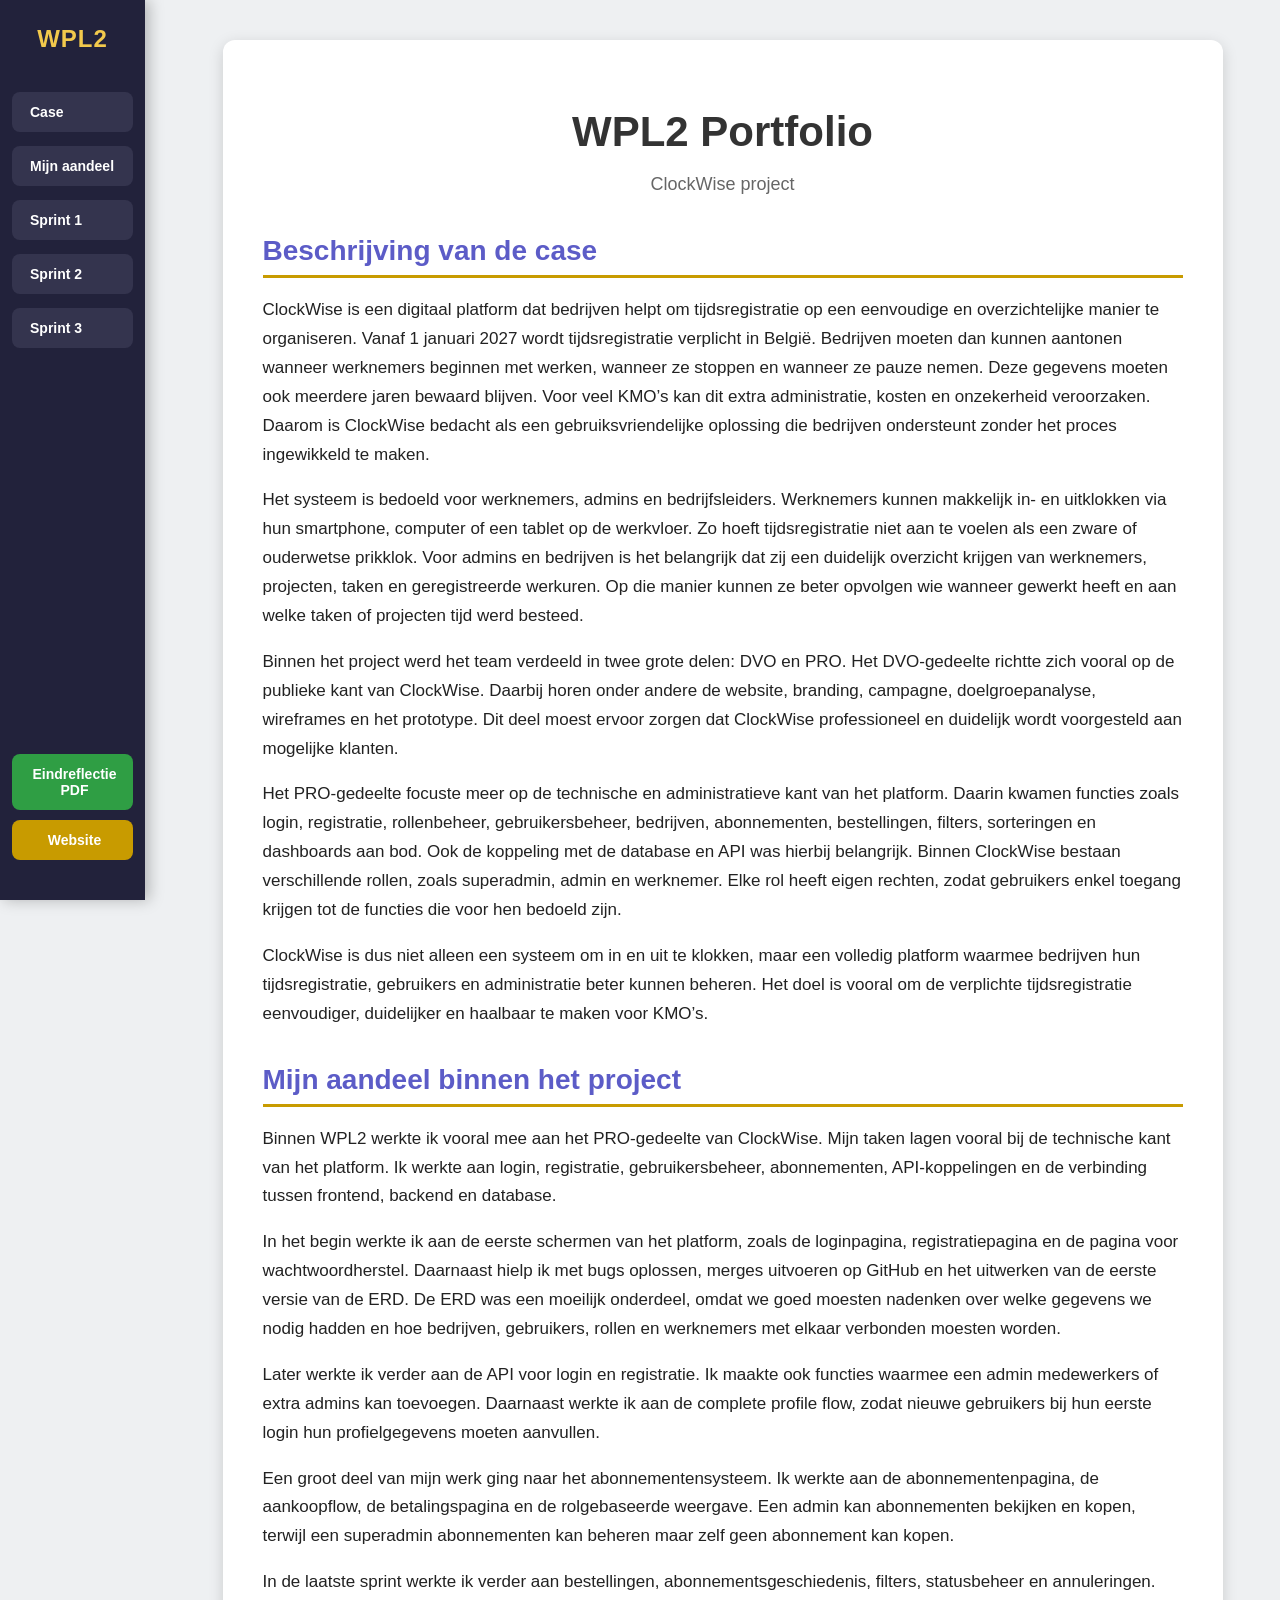
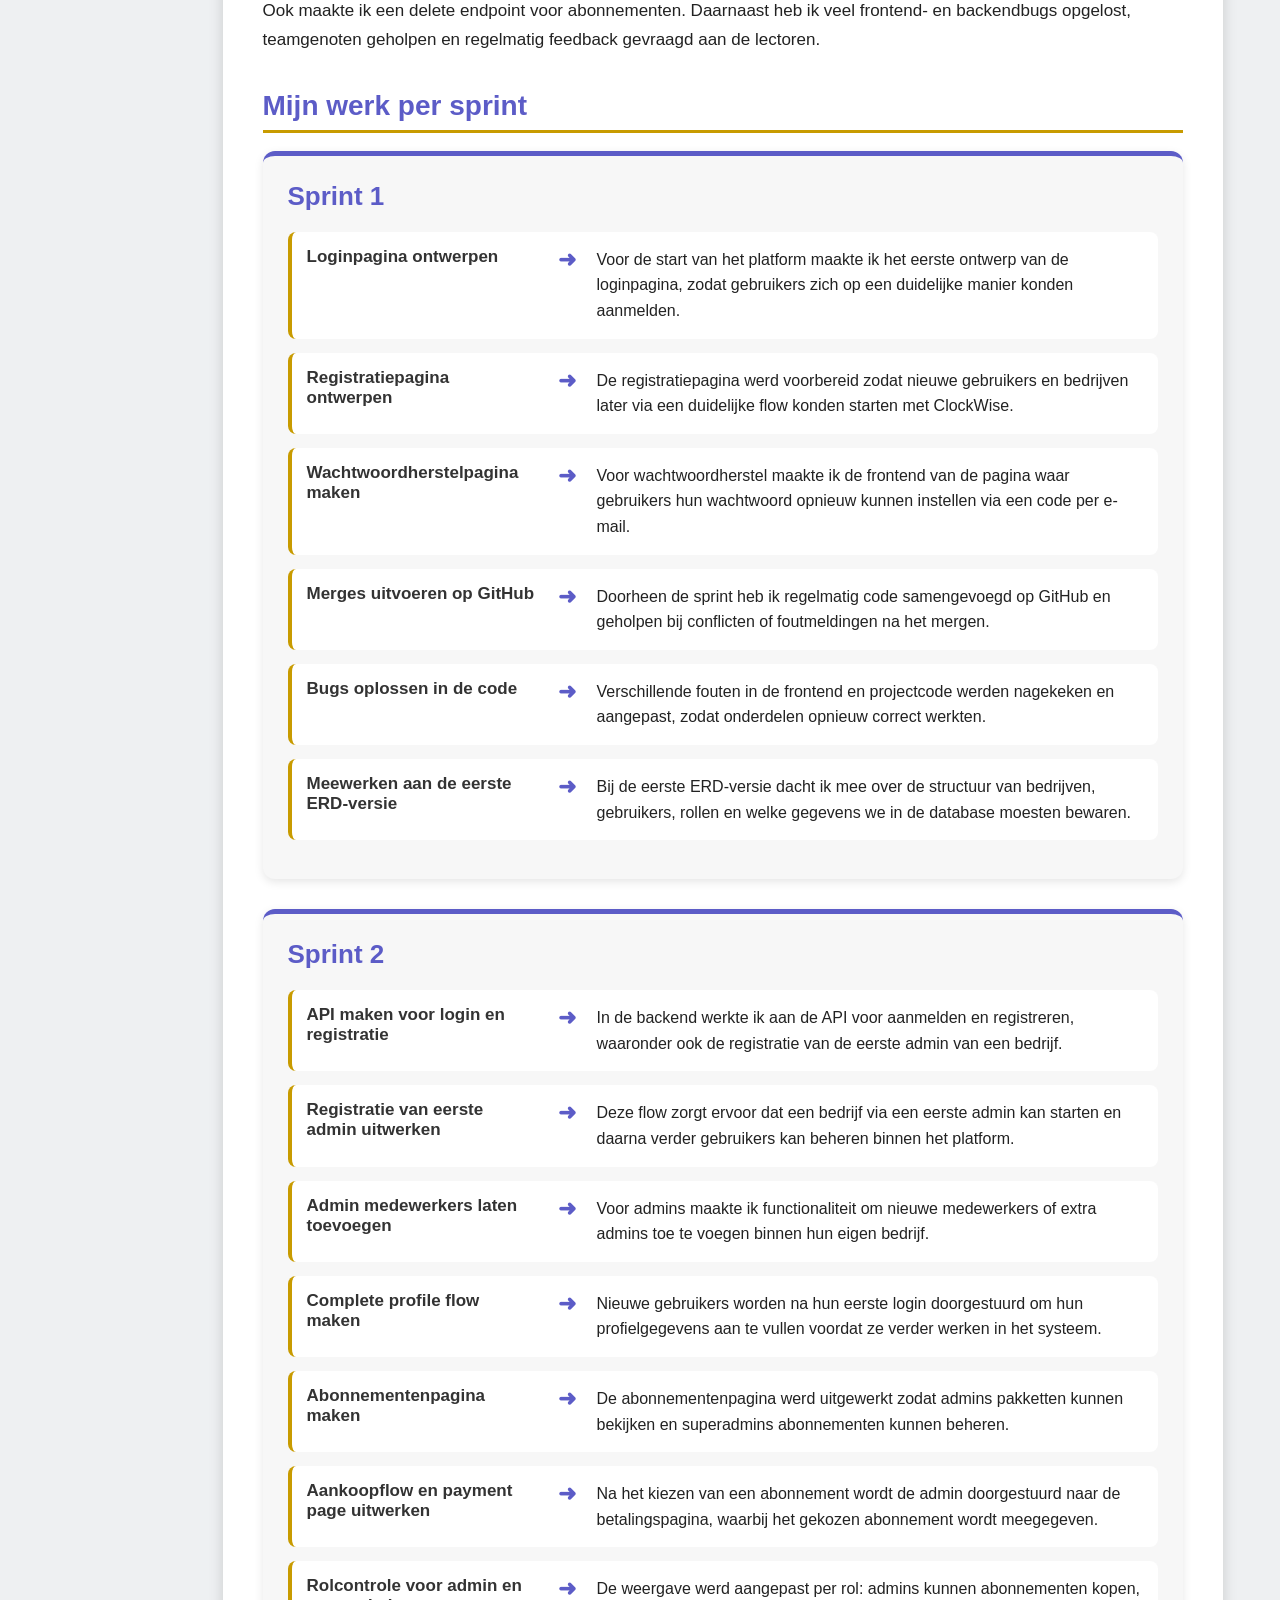
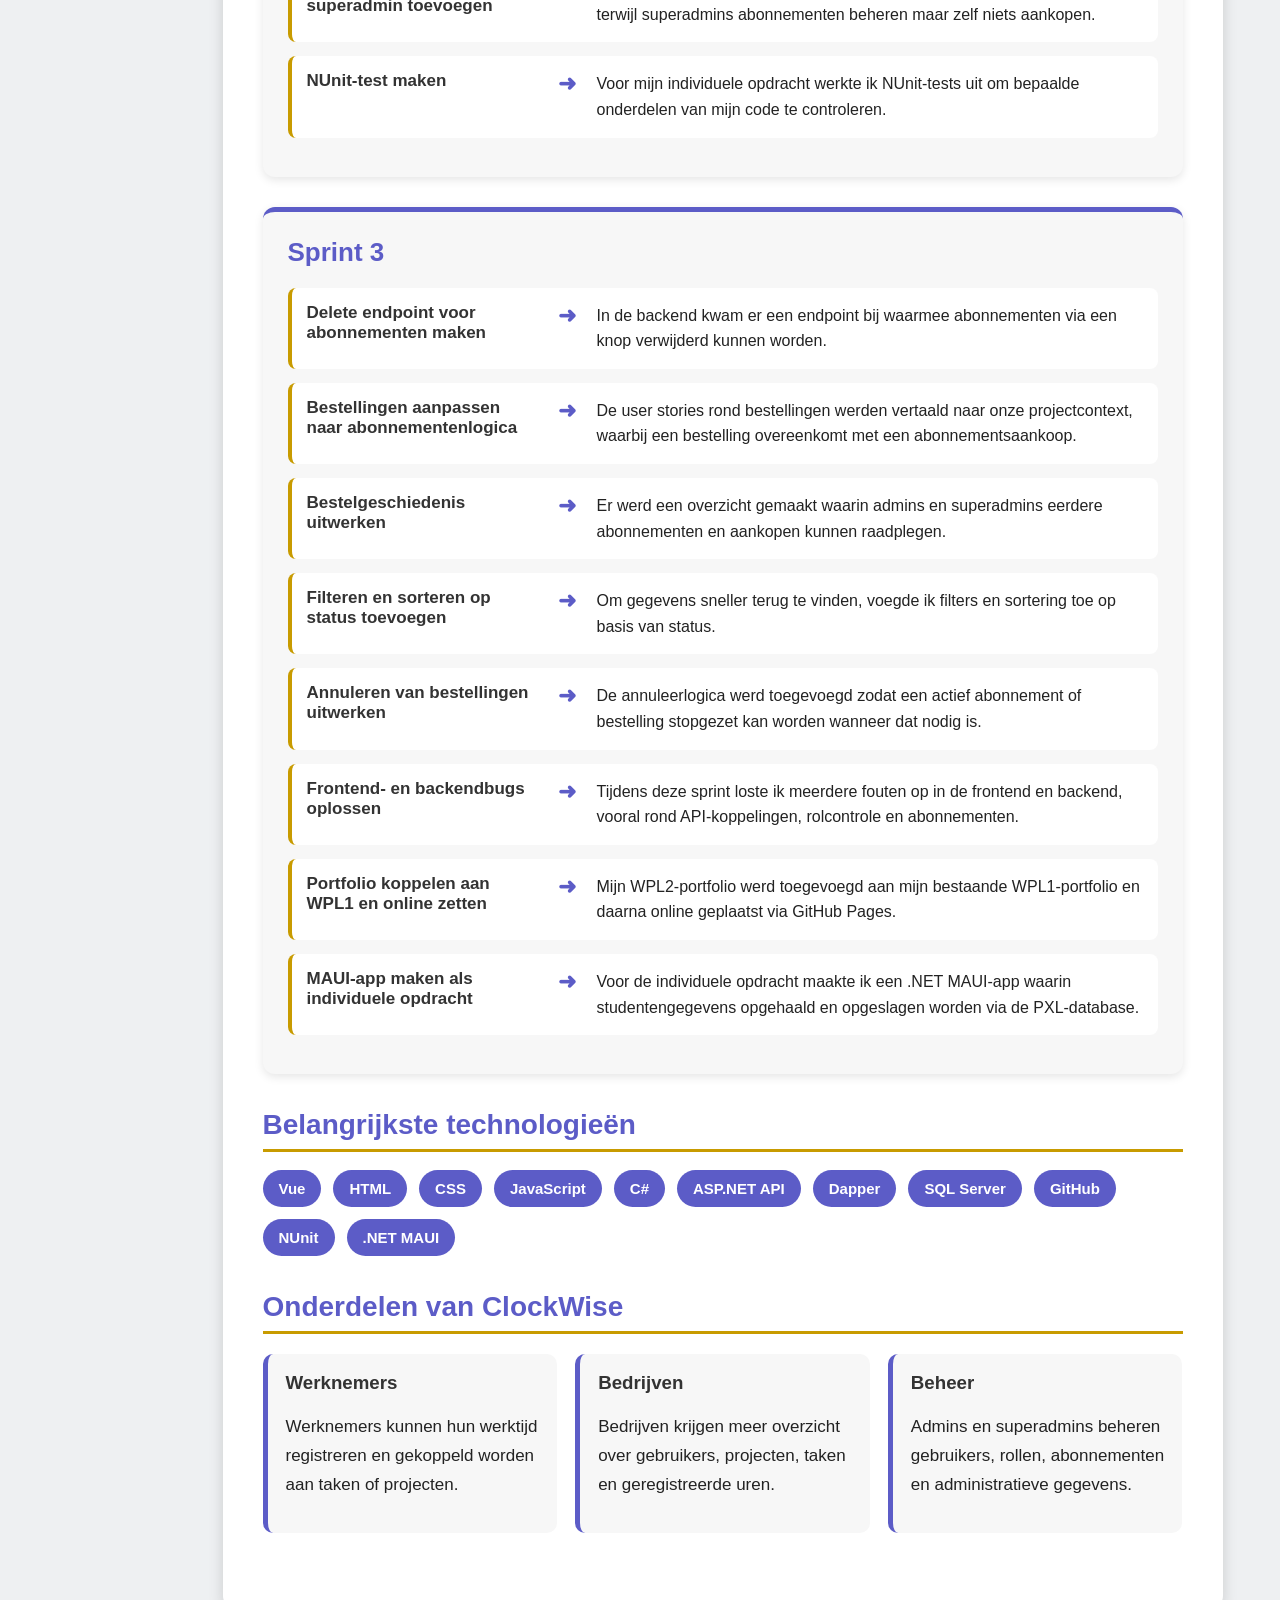
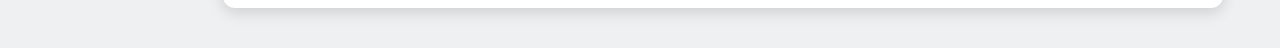
<file: HTML/Portfolio/WPL2/WPL2-porfolio.html>
<!DOCTYPE html>
<html lang="nl">
<head>
    <meta charset="UTF-8">
    <title>Portfolio WPL2 - ClockWise</title>
    <link rel="stylesheet" href="WPL2.css">
    <meta name="viewport" content="width=device-width, initial-scale=1.0">
</head>
<body>
<nav class="wpl2-sidebar">
    <div class="sidebar-title">WPL2</div>

    <a href="#case">Case</a>
    <a href="#aandeel">Mijn aandeel</a>
    <a href="#sprint1">Sprint 1</a>
    <a href="#sprint2">Sprint 2</a>
    <a href="#sprint3">Sprint 3</a>

    <div class="sidebar-bottom">
        <a class="pdf-download-link" href="../../../uploaden/eindreflectie_WPL2_Ali_Haidari.pdf" download>
            Eindreflectie PDF
        </a>
        <a href="../../../index.html">Website</a>
    </div>
</nav>
<div class="portfolio-container">
    <h1 class="page-title">WPL2 Portfolio</h1>
    <p class="subtitle">ClockWise project</p>

    <div class="section" id="case">
        <h2>Beschrijving van de case</h2>
        <p>
            ClockWise is een digitaal platform dat bedrijven helpt om tijdsregistratie op een eenvoudige en overzichtelijke manier te organiseren. Vanaf 1 januari 2027 wordt tijdsregistratie verplicht in België. Bedrijven moeten dan kunnen aantonen wanneer werknemers beginnen met werken, wanneer ze stoppen en wanneer ze pauze nemen. Deze gegevens moeten ook meerdere jaren bewaard blijven. Voor veel KMO’s kan dit extra administratie, kosten en onzekerheid veroorzaken. Daarom is ClockWise bedacht als een gebruiksvriendelijke oplossing die bedrijven ondersteunt zonder het proces ingewikkeld te maken.
        </p>
        <p>
            Het systeem is bedoeld voor werknemers, admins en bedrijfsleiders. Werknemers kunnen makkelijk in- en uitklokken via hun smartphone, computer of een tablet op de werkvloer. Zo hoeft tijdsregistratie niet aan te voelen als een zware of ouderwetse prikklok. Voor admins en bedrijven is het belangrijk dat zij een duidelijk overzicht krijgen van werknemers, projecten, taken en geregistreerde werkuren. Op die manier kunnen ze beter opvolgen wie wanneer gewerkt heeft en aan welke taken of projecten tijd werd besteed.
        </p>
        <p>
            Binnen het project werd het team verdeeld in twee grote delen: DVO en PRO. Het DVO-gedeelte richtte zich vooral op de publieke kant van ClockWise. Daarbij horen onder andere de website, branding, campagne, doelgroepanalyse, wireframes en het prototype. Dit deel moest ervoor zorgen dat ClockWise professioneel en duidelijk wordt voorgesteld aan mogelijke klanten.
        </p>
        <p>
            Het PRO-gedeelte focuste meer op de technische en administratieve kant van het platform. Daarin kwamen functies zoals login, registratie, rollenbeheer, gebruikersbeheer, bedrijven, abonnementen, bestellingen, filters, sorteringen en dashboards aan bod. Ook de koppeling met de database en API was hierbij belangrijk. Binnen ClockWise bestaan verschillende rollen, zoals superadmin, admin en werknemer. Elke rol heeft eigen rechten, zodat gebruikers enkel toegang krijgen tot de functies die voor hen bedoeld zijn.
        </p>
        <p>
            ClockWise is dus niet alleen een systeem om in en uit te klokken, maar een volledig platform waarmee bedrijven hun tijdsregistratie, gebruikers en administratie beter kunnen beheren. Het doel is vooral om de verplichte tijdsregistratie eenvoudiger, duidelijker en haalbaar te maken voor KMO’s.
        </p>
    </div>
    <div class="section" id="aandeel">
        <h2>Mijn aandeel binnen het project</h2>

        <p>
            Binnen WPL2 werkte ik vooral mee aan het PRO-gedeelte van ClockWise. Mijn taken lagen vooral bij de technische kant van het platform. Ik werkte aan login, registratie, gebruikersbeheer, abonnementen, API-koppelingen en de verbinding tussen frontend, backend en database.
        </p>

        <p>
            In het begin werkte ik aan de eerste schermen van het platform, zoals de loginpagina, registratiepagina en de pagina voor wachtwoordherstel. Daarnaast hielp ik met bugs oplossen, merges uitvoeren op GitHub en het uitwerken van de eerste versie van de ERD. De ERD was een moeilijk onderdeel, omdat we goed moesten nadenken over welke gegevens we nodig hadden en hoe bedrijven, gebruikers, rollen en werknemers met elkaar verbonden moesten worden.
        </p>

        <p>
            Later werkte ik verder aan de API voor login en registratie. Ik maakte ook functies waarmee een admin medewerkers of extra admins kan toevoegen. Daarnaast werkte ik aan de complete profile flow, zodat nieuwe gebruikers bij hun eerste login hun profielgegevens moeten aanvullen.
        </p>

        <p>
            Een groot deel van mijn werk ging naar het abonnementensysteem. Ik werkte aan de abonnementenpagina, de aankoopflow, de betalingspagina en de rolgebaseerde weergave. Een admin kan abonnementen bekijken en kopen, terwijl een superadmin abonnementen kan beheren maar zelf geen abonnement kan kopen.
        </p>

        <p>
            In de laatste sprint werkte ik verder aan bestellingen, abonnementsgeschiedenis, filters, statusbeheer en annuleringen. Ook maakte ik een delete endpoint voor abonnementen. Daarnaast heb ik veel frontend- en backendbugs opgelost, teamgenoten geholpen en regelmatig feedback gevraagd aan de lectoren.
        </p>
    </div>

    <div class="section">
        <h2>Mijn werk per sprint</h2>

        <div class="sprint-detail-card" id="sprint1">
            <h3>Sprint 1</h3>

            <div class="task-row">
                <h4>Loginpagina ontwerpen</h4>
                <span>➜</span>
                <p>Voor de start van het platform maakte ik het eerste ontwerp van de loginpagina, zodat gebruikers zich op een duidelijke manier konden aanmelden.</p>
            </div>

            <div class="task-row">
                <h4>Registratiepagina ontwerpen</h4>
                <span>➜</span>
                <p>De registratiepagina werd voorbereid zodat nieuwe gebruikers en bedrijven later via een duidelijke flow konden starten met ClockWise.</p>
            </div>

            <div class="task-row">
                <h4>Wachtwoordherstelpagina maken</h4>
                <span>➜</span>
                <p>Voor wachtwoordherstel maakte ik de frontend van de pagina waar gebruikers hun wachtwoord opnieuw kunnen instellen via een code per e-mail.</p>
            </div>

            <div class="task-row">
                <h4>Merges uitvoeren op GitHub</h4>
                <span>➜</span>
                <p>Doorheen de sprint heb ik regelmatig code samengevoegd op GitHub en geholpen bij conflicten of foutmeldingen na het mergen.</p>
            </div>

            <div class="task-row">
                <h4>Bugs oplossen in de code</h4>
                <span>➜</span>
                <p>Verschillende fouten in de frontend en projectcode werden nagekeken en aangepast, zodat onderdelen opnieuw correct werkten.</p>
            </div>

            <div class="task-row">
                <h4>Meewerken aan de eerste ERD-versie</h4>
                <span>➜</span>
                <p>Bij de eerste ERD-versie dacht ik mee over de structuur van bedrijven, gebruikers, rollen en welke gegevens we in de database moesten bewaren.</p>
            </div>
        </div>

        <div class="sprint-detail-card" id="sprint2">
            <h3>Sprint 2</h3>

            <div class="task-row">
                <h4>API maken voor login en registratie</h4>
                <span>➜</span>
                <p>In de backend werkte ik aan de API voor aanmelden en registreren, waaronder ook de registratie van de eerste admin van een bedrijf.</p>
            </div>

            <div class="task-row">
                <h4>Registratie van eerste admin uitwerken</h4>
                <span>➜</span>
                <p>Deze flow zorgt ervoor dat een bedrijf via een eerste admin kan starten en daarna verder gebruikers kan beheren binnen het platform.</p>
            </div>

            <div class="task-row">
                <h4>Admin medewerkers laten toevoegen</h4>
                <span>➜</span>
                <p>Voor admins maakte ik functionaliteit om nieuwe medewerkers of extra admins toe te voegen binnen hun eigen bedrijf.</p>
            </div>

            <div class="task-row">
                <h4>Complete profile flow maken</h4>
                <span>➜</span>
                <p>Nieuwe gebruikers worden na hun eerste login doorgestuurd om hun profielgegevens aan te vullen voordat ze verder werken in het systeem.</p>
            </div>

            <div class="task-row">
                <h4>Abonnementenpagina maken</h4>
                <span>➜</span>
                <p>De abonnementenpagina werd uitgewerkt zodat admins pakketten kunnen bekijken en superadmins abonnementen kunnen beheren.</p>
            </div>

            <div class="task-row">
                <h4>Aankoopflow en payment page uitwerken</h4>
                <span>➜</span>
                <p>Na het kiezen van een abonnement wordt de admin doorgestuurd naar de betalingspagina, waarbij het gekozen abonnement wordt meegegeven.</p>
            </div>

            <div class="task-row">
                <h4>Rolcontrole voor admin en superadmin toevoegen</h4>
                <span>➜</span>
                <p>De weergave werd aangepast per rol: admins kunnen abonnementen kopen, terwijl superadmins abonnementen beheren maar zelf niets aankopen.</p>
            </div>

            <div class="task-row">
                <h4>NUnit-test maken</h4>
                <span>➜</span>
                <p>Voor mijn individuele opdracht werkte ik NUnit-tests uit om bepaalde onderdelen van mijn code te controleren.</p>
            </div>
        </div>

        <div class="sprint-detail-card" id="sprint3">
            <h3>Sprint 3</h3>

            <div class="task-row">
                <h4>Delete endpoint voor abonnementen maken</h4>
                <span>➜</span>
                <p>In de backend kwam er een endpoint bij waarmee abonnementen via een knop verwijderd kunnen worden.</p>
            </div>

            <div class="task-row">
                <h4>Bestellingen aanpassen naar abonnementenlogica</h4>
                <span>➜</span>
                <p>De user stories rond bestellingen werden vertaald naar onze projectcontext, waarbij een bestelling overeenkomt met een abonnementsaankoop.</p>
            </div>

            <div class="task-row">
                <h4>Bestelgeschiedenis uitwerken</h4>
                <span>➜</span>
                <p>Er werd een overzicht gemaakt waarin admins en superadmins eerdere abonnementen en aankopen kunnen raadplegen.</p>
            </div>

            <div class="task-row">
                <h4>Filteren en sorteren op status toevoegen</h4>
                <span>➜</span>
                <p>Om gegevens sneller terug te vinden, voegde ik filters en sortering toe op basis van status.</p>
            </div>

            <div class="task-row">
                <h4>Annuleren van bestellingen uitwerken</h4>
                <span>➜</span>
                <p>De annuleerlogica werd toegevoegd zodat een actief abonnement of bestelling stopgezet kan worden wanneer dat nodig is.</p>
            </div>

            <div class="task-row">
                <h4>Frontend- en backendbugs oplossen</h4>
                <span>➜</span>
                <p>Tijdens deze sprint loste ik meerdere fouten op in de frontend en backend, vooral rond API-koppelingen, rolcontrole en abonnementen.</p>
            </div>

            <div class="task-row">
                <h4>Portfolio koppelen aan WPL1 en online zetten</h4>
                <span>➜</span>
                <p>Mijn WPL2-portfolio werd toegevoegd aan mijn bestaande WPL1-portfolio en daarna online geplaatst via GitHub Pages.</p>
            </div>

            <div class="task-row">
                <h4>MAUI-app maken als individuele opdracht</h4>
                <span>➜</span>
                <p>Voor de individuele opdracht maakte ik een .NET MAUI-app waarin studentengegevens opgehaald en opgeslagen worden via de PXL-database.</p>
            </div>
        </div>
    </div>

    <div class="section">
        <h2>Belangrijkste technologieën</h2>

        <div class="tech-list">
            <span>Vue</span>
            <span>HTML</span>
            <span>CSS</span>
            <span>JavaScript</span>
            <span>C#</span>
            <span>ASP.NET API</span>
            <span>Dapper</span>
            <span>SQL Server</span>
            <span>GitHub</span>
            <span>NUnit</span>
            <span>.NET MAUI</span>
        </div>
    </div>

    <div class="section">
        <h2>Onderdelen van ClockWise</h2>
        <div class="info-grid">
            <div class="info-card">
                <h3>Werknemers</h3>
                <p>Werknemers kunnen hun werktijd registreren en gekoppeld worden aan taken of projecten.</p>
            </div>
            <div class="info-card">
                <h3>Bedrijven</h3>
                <p>Bedrijven krijgen meer overzicht over gebruikers, projecten, taken en geregistreerde uren.</p>
            </div>
            <div class="info-card">
                <h3>Beheer</h3>
                <p>Admins en superadmins beheren gebruikers, rollen, abonnementen en administratieve gegevens.</p>
            </div>
        </div>
    </div>
</div>

</body>
</html>
</file>
<file: CSS/csscv.css>
/*ali haidari 1PROb* 2024 - 2025*/

html, body{
    width: 100%;
    height: 100%;
    padding: 0;
    background-color: rgba(155, 164, 159, 0.51);
    margin: 0;
    overflow: hidden; /* de scrollen onmogleijk maken op de pagina*/
}
/* de hele body html*/
#divBody{
    margin: 50px auto;
    background-color: white;
    min-width: 85%;
    height: 96%;
    display: flex;
    align-items: stretch;
}
#div2Photo{
    text-align: center;
}
#klassNaam{
    text-align: center;
}

/* ---------------------------de linker div knoppen div -------------------------------*/
#div1Button {
    width: 5%;
    height: 780px;
    display: flex;
    align-items: center;
    flex-direction: column;
    background-color: #5c5cc7;
    padding: 10px;
}

/* icone voor menu drie strepjes*/

.icon1{
    display: block;
    width: 30px;
    height: 2px;
    background-color: #c41d1d;
    margin: 10px auto;
}

.icon1 hr {
    width: 100%;
    height: 3px;
    background-color: #c41d1d;
    margin: 2px 0;
    border: none;
}
/* bij mous hover de drie strepjes tot 4px groter maken*/
.icon1 a:hover .hr-line{
    height: 6px;
}

/* profiel icone persoon profiel*/
.profile-icon-div{
    margin: 100px auto 8px auto;
}
#div1Button a:hover img.profile-icone{
    height: 55px;
    width: 55px;
}

/* alle iconen in div 1 (links)*/
.profile-icone{
    width: 50px;
    height: 50px;
}
/* cv div onderste icon*/
.portfolio-me-icon-div img {
    width: 48px;
    height: 48px;
}

.cv-me-icon-div {
    display: flex;
    align-items: center;
    justify-content: center;
    height: auto;
    margin-top: 10px;
}
.portfolio-icons-group {
    margin-top: auto;
    display: flex;
    flex-direction: column;
    gap: 6px;
    align-items: center;
}

.portfolio-me-icon-div {
    display: flex;
    align-items: center;
    justify-content: center;
    width: 55px;
    height: auto;
}


.cv-icone{
    /*position: absolute;*/
    width: 55px;
    height: 55px;
}
/*------------- vanaf hier zijn instellingen van het middenste div (mijn foto) --------------*/

/* div midden (div 2) mijn foto*/
#div2Photo{
    position: relative;
    width: 23%;
    height: 786px;
    align-items: center;
    padding: 5px;
    text-align: center;
    display: flex;
    justify-content: center;
    box-shadow: 5px 5px 10px rgba(0, 0, 0, 0.6);
}

/* profile foto*/
.profilePhoto{
    width: 100%;
    height: 100%;
    position: relative;
    display: inline-block;
    transition: box-shadow 0.3s ease, transform 0.3s ease, border 0.3s ease;
}
/* hover effect voor mijn foto*/
.profilePhoto:hover {
    box-shadow: 0 10px 20px rgba(0, 0, 0, 0.5);
    transform: translateY(-5px);
}
.profilePhoto:active {
    box-shadow: none;
    transform: translateY(0);
    border: 4px solid #f3e225;
}

.tekstNaam{
    position: absolute;
    top: 85%;
    left: 50%;
    color: white;
    transform: translate(-50%, -50%);
    font-weight: bold;
    text-align: center;
    width: 100%;
}
.spanNaamTekst{
    color: white;
    font-size: 50px;
    font-weight: bold;
    text-align: center;
    text-shadow: 2px 2px 5px rgba(0, 0, 0, 0.8);
}

/* social media iconen op de profile foto*/

.ulSocialMedia{
    list-style-type: none;
    display: flex;
    margin: auto 0 20px 60px;
}
.socialMediaIcon{
    width: 50px;
    height: 50px;
}


/* --------------------van hier zijn de instellingen van div drie rechtste -------------------*/
#div3Explain{
    background-color: white;
    width: 70%;
    height: 750px;
    margin: 10px;
    overflow: auto;
    overflow-y: scroll;
    -ms-overflow-style: none;
    scrollbar-width: none;
    scroll-behavior: smooth;
}

#div3Explain::-webkit-scrollbar {
    display: none;
}


/* css voor de Mijn verhaal enkel*/
.divOverme{
    text-align: center;
    /*background-color: green;*/
}
.hOverme{
    margin: auto;
    font-size: 50px;
    font-family: Trattatello, fantasy;
}
#MijnVerhaal{
    margin: 10px 20px 30px 20px;
}
.hr-line1{
    width: 90%;
}

.mijnDiensten{
    display: grid;
    grid-template-columns: repeat(2, 1fr);
    grid-gap: 20px;

}
.divDienst{
    /* ali haidari  beveilige code*/
    background-color: #ece7e7;
    width: 90%;
    /*display: inline-block;*/
    box-shadow: 5px 5px 10px rgba(0, 0, 0, 0.6);
}

.ulDienst{
    list-style-type: none;
}
.ulDienst h3{
    margin: 0 auto;
}
.profile-dienst-icone{
    width: 60px;
    height: 50px;
}

/* div my project instellingen */
.divMyProjects{
    background-color: #d9d9de;
}
table{
    margin: auto;
    border-collapse: separate;
   /* box-shadow: 0 0 10px #000;*/
}
td, th {
    text-align: center;
    padding: 11px;
}
.linkNaarKingbarbershop{
    text-decoration: none;
    color: black;
}
.linkNaarKingbarbershop:hover{
    font-size: 30px;
    color: red;
    text-decoration: none;
}

.language-chart {
    display: flex;
    justify-content: space-around;
}

.language {
    width: 100px;
    height: 100px;
    border-radius: 50%;
    border: 10px solid #ccc;
    position: relative;
}

#perzisch::before {
    content: "Persian";
}

#nederlands::before {
    content: "Netherlands";
}

#engels::before {
    content: "English";
}

#frans::before {
    content: "Franch";
}

#russisch::before {
    content: "Russian";
}

.language::after {
    content: attr(data-percentage) "%";
    position: absolute;
    top: 50%;
    left: 50%;
    transform: translate(-50%, -50%);
    font-size: 18px;

}

.language::before{
    content: attr(data-language);
    position: absolute;
    top: -31px;
    left: 10px;
}

/* andere diploma secsie */

.div2AndereDiploma{
    display: flex;
}
.UlAnderediploma{
    list-style-type: none;
}
.profile-andere-diploma-icone{
    width: 80px;
    height: 80px;
}

/* --------------------Resposievitiet----------------------------*/
@media screen and (min-width: 1278px) {
    #divBody {
        max-width: 1150px;
        max-height: 800px;
    }
}

/* werk evaring  div ali haidari beveiling */



.WerkErvaring {
    position: relative;
    width: 95%;
    max-width: 950px;
    margin: 40px auto 70px auto;
}

.timeline {
    position: relative;
    width: 100%;
    margin: 60px auto 10px auto;
    display: flex;
    flex-direction: row-reverse;
    justify-content: space-between;
    gap: 4px;
}

.timeline::before {
    content: "";
    position: absolute;
    top: 82px;
    left: 0;
    width: 100%;
    height: 4px;
    background-color: #c89b00;
    border-radius: 2px;
    z-index: 0;
}

.timeline-item {
    position: relative;
    width: 16%;
    text-align: center;
    z-index: 1;
}

.timeline-item::before {
    content: "";
    position: absolute;
    top: 10px;
    left: 50%;
    transform: translateX(-50%);
    width: 15px;
    height: 15px;
    background-color: #c89b00;
    border-radius: 50%;
    z-index: 3;
}

.timeline-jaar {
    position: absolute;
    top: -15px;
    left: 50%;
    transform: translateX(-50%);
    font-size: 13px;
    font-weight: bold;
    color: #c89b00;
    white-space: nowrap;
}

.timeline-content {
    position: relative;
    width: 100%;
    min-height: 135px;
    margin-top: 45px;
    background-color: #fff;
    border: 1px solid #ddd;
    border-radius: 4px;
    box-shadow: 0 4px 6px rgba(0, 0, 0, 0.1);
    padding: 14px 10px;
    text-align: left;
    font-size: 12px;
    box-sizing: border-box;
    overflow: hidden;
}




/*   stage link instellingen  */

.stageLink {
    text-decoration: none;
    color: black;
    transition: color 0.3s ease, transform 0.3s ease;
}

.stageLink:hover {
    color: green;
    transform: translateY(-5px);
}

/*  footer instellingen   */

#naarBovenIcone{
    width: 50px;
    height: 30px;
}

.footerdiv{
    margin: 10px auto 0 auto;
    padding: 0;
    text-align: center;
    border: none;

}
.knopNaarBoven{
    border: none;
    background-color: white;
}

/* mijn foto instellingen*/

#mijnFoto{
    image-rendering: smooth;
    /*filter: brightness(1.2) contrast(1.1);*/
}

/*     cv download link */

.diplomaDonwloadLink{
    text-decoration: none;
}

@media screen and (min-width: 481px) {
    .SocialMedia-Linken {
        display: none;
    }
    #xLinkZijKant{
        display: none;
    }
}

/*  resposiviteit kleiner dan 480px scherm ******ali haidari ********   */


@media screen and (max-width: 480px) {
    #divBody{
        margin: 0;
    }
    h1{
        width: 93%;
    }
    #div2Photo {
        display: none;
    }
    #div3Explain {
        width: 93%;
        height: 97%;
        padding: 0;
        margin: 0 5px 0 5px;
        box-shadow: 0 8px 15px rgba(0, 0, 0, 0.3);
        border-radius: 5px;
        transition: transform 0.3s ease, box-shadow 0.3s ease;
    }
    .divDienst h3 {
        font-size: 16px;
    }

    .divDienst p {
        font-size: 12px;
    }

    #div1Button{
        width: 6%;
        height: 97%;
       /* box-shadow: 0 0 2px rgb(59, 227, 29);
        border-radius: 1px;*/
    }
    .icon1{
        width: 90%;
        margin: 1px auto 60px auto;

    }
    .profile-icone{
        width: 40px !important;
        height: 40px !important;
        margin: 0 0 0 0;
        object-fit: cover;
    }
    .profile-icon-div{
        width: 40px;
        margin: 10px 0 0 0;
    }
    .contact-me-icon-div{
        width: 40px;
        margin: 10px 0 0 0;
    }
    .revieuw-me-icon-div{
        width: 40px;
        margin: 10px 0 0 0;
    }
    .diploma-me-icon-div{
        width: 40px;
        margin: 10px 0 0 0;
    }

    .SocialMedia-Linken{  /*social media is in de zij kant zichtbaar tijdens de kleinere schermen dan 480   */
        width: 40px;
        margin: 10px 0 0 0;
    }
    #xLinkZijKant{  /*social media is in de zij kant zichtbaar tijdens de kleinere schermen dan 480   */
        width: 40px;
        margin: 180px 0 0 0;
    }

    #MijnVerhaal{
        width: 93%;
        height: auto;
        font-size: 20px;
        line-height: 1.5;
        margin: auto;

    }
    .mijnDiensten{
        height: auto;
        width: 93%;
        margin: auto;
    }
    .divMyProjects{
        width: 96%;
        height: auto;
    }
    th, td{
        font-size: 20px;

    }
    th:hover, td:hover {
        font-size: 30px;
        color: #ff6347;
        transition: all 0.3s ease;
    }

    /*  werkervaing boxen vertical lijen bij deze scherm grote */

    .WerkErvaring {
        width: 93%;
        height: 220px;
        margin: 50px 0 15px 0;
        display: block;
    }

    .timeline-item {
        width: 25%;
        margin-bottom: 20px;
        position: relative;
        display: inline-block;
        text-align: center;
    }

    .timeline-item:nth-child(1) {
        left: -3.5%;
    }
    .timeline-item:nth-child(2) {
        left: 8%;
    }
    .timeline-item:nth-child(3) {
        left: 18.5%;
    }
    .timeline-item:nth-child(4) {
        left: -3.5%;
    }
    .timeline-item:nth-child(5) {
        left: 8%;
    }

    .timeline-item::before {
        content: "|";
        position: absolute;
        top: -12px;
        left: 50%;
        transform: translateX(-50%);
        width: 10px;
        height: 15px;
        background-color: #c89b00;
        border-radius: 50%;
        z-index: 2;
    }

    .timeline-jaar {
        width: 70px;
        position: absolute;
        top: -30px;
        left: 50%;
        transform: translateX(-50%);
        font-size: 12px;
        font-weight: bold;
        color: #c89b00;
    }

    .timeline-content {
        width: 100%;
        height: 130px;
        margin: 5px 5px 20px 5px;
        background-color: #fff;
        border: 1px solid #ddd;
        border-radius: 4px;
        box-shadow: 0 4px 6px rgba(0, 0, 0, 0.1);
        padding: 3px;
        font-size: 12px;
        text-align: left;
    }

    .UlAnderediploma{
        padding: 5px 0 2px 0;
    }

    /*  de css insellingen van tallen kenis bij deze scherm */

    .language-chart {
        display: flex;
        justify-content: space-evenly;
        flex-wrap: wrap;
        gap: 10px;
    }

    .language {
        width: 60px;
        height: 60px;
        border-radius: 50%;
        border: 4px solid #ccc;
        position: relative;
    }

    .language::before {
        content: attr(data-name);
        position: absolute;
        top: -20px;
        left: 50%;
        transform: translateX(-50%);
        font-size: 10px;
    }

    .language::after {
        content: attr(data-percentage) "%";
        position: absolute;
        top: 50%;
        left: 50%;
        transform: translate(-50%, -50%);
        font-size: 12px;
    }

}
</file>
<file: CSS/klanten.css>
.divKlanten{
    margin: 20px auto;
    display: flex;
    flex-wrap: wrap;
}
.klantenLogos{
    margin-left: 20px;
}
.klanten-icone{
    width: 70px;
    height: 70px;
}

.revieuw {
    margin-top: 20px;
    background-color: #f4f4f4;
    padding: 20px;
    border-radius: 5px;
}

#revieuwFormullier input, #revieuwFormullier select, #revieuwFormullier textarea {
    width: 100%;
    padding: 10px;
    margin: 10px 0;
    border-radius: 5px;
    border: 1px solid #ccc;
}

button {
    padding: 10px 20px;
    background-color: #c89b00;
    color: white;
    border: none;
    border-radius: 5px;
    cursor: pointer;
}

button:hover {
    background-color: #a67a00;
}


.geposteRevieuw {
    margin-top: 20px;
}

.review-item {
    border: 1px solid #ddd;
    padding: 10px;
    margin-bottom: 10px;
    background-color: #f9f9f9;
}

.review-item .stars {
    color: #c89b00;
}
</file>
<file: CSS/diploma.css>
.download-div{
   /* border: 1px solid; */
    width: 30%;
    margin: auto;
    text-align: center;
}

ul {
    list-style-type: none;
    padding: 0;
}

li {
    margin-bottom: 15px;
}

.diploma-item {
    display: flex;
    align-items: center;
}

.diploma-name {
    margin-right: 10px;
    font-size: 16px;

}

.download-icon {
    width: 60px;
    height: auto;
    cursor: pointer;

}

#TerugGaanKnop{
    width: 200px;
    height: 60px;
    background-color: #90dc95;
}
</file>
<file: HTML/Portfolio/portfolio.css>
/*portfolio deel  ali haidari */

body {
    font-family: Arial, sans-serif;
    margin: 0;
    padding: 0;
    background-color: #f4f4f9;
    color: #333;
}

header {
    background-color: #222;
    color: white;
    padding: 10px 20px;
    display: flex;
    justify-content: space-between;
    align-items: center;
}
header h1 {
    margin: 0 0 0 200px;
}
nav {
    display: flex;
    gap: 15px;
}
nav a {
    color: white;
    text-decoration: none;
    font-weight: bold;
}
nav a:hover {
    text-decoration: underline;
}
.container {
    max-width: 1200px;
    margin: 20px auto;
    padding: 20px;
    background-color: white;
    box-shadow: 0 4px 6px rgba(0, 0, 0, 0.1);
    border-radius: 8px;
}
footer {
    text-align: center;
    padding: 10px 20px;
    background-color: #222;
    color: white;
    position: fixed;
    bottom: 0;
    width: 100%;
    font-size: 12px;
}
.sidebar {
    background-color: #333;
    color: white;
    position: fixed;
    top: 0;
    left: 0;
    width: 100px;
    height: 100%;
    padding: 20px;
    display: flex;
    flex-direction: column;
    gap: 20px;
}
.sidebar a {
    color: white;
    text-decoration: none;
    margin-bottom: 20px;
}
.sidebar a:hover {
    text-decoration: underline;
}
.main-content {
    margin-left: 220px;
    padding: 20px;
}

/* tabel */
table {
    width: 100%;
    border-collapse: collapse;
    margin-top: 20px;
}
th, td {
    border: 1px solid #ddd;
    padding: 8px;
    text-align: left;
}
th {
    background-color: #f4f4f9;
    font-weight: bold;
}

/*  midden deel */
h2{
    color: #6565a8;
}
#cv{
    position: relative;
}
#minCV{
    display: block;
    margin-left: auto;
    margin-right: auto;
    width: auto;
    height: auto;
}
h4{
    text-decoration: underline;
    font-style: italic;
}

/* opdrachten deel sectie*/

#opdrachten h3 {
    margin-left: 10px;
}
#opdrachten h5 {
    margin-left: 30px;
}
#opdrachten p {
    margin-left: 40px;
}

/* refelctie deel */
.box-container {
    display: grid;
    grid-template-columns: repeat(2, 1fr);
    gap: 20px;
    width: 65vw;
    margin-left: auto;
    margin-right: auto;
}

.box {
    background-color: white;
    border-radius: 8px;
    box-shadow: 0px 4px 6px rgba(0, 0, 0, 0.1);
    padding: 20px;
    display: flex;
    align-items: center;
    justify-content: center;
}

.box p {
    text-align: center;
    color: #333;
}


/* voor kliener schermen */


@media screen and (max-width: 500px) {

    body {
        width: 100%;
        padding-top: 60px;
    }
    header {
        position: fixed;
        top: 0;
        left: 0;
        width: 100%;
        z-index: 1000;
        background-color: #222;
        color: white;
        display: flex;
        justify-content: space-between;
        padding: 10px 20px;
    }

    header h1 {
        display: none;
        /*font-size: 20px;
        margin: 0;*/
    }

    nav a {
        font-size: 14px;
        padding: 5px 10px;
        white-space: nowrap;
    }

    nav {
        width: 100%;
        display: flex;
        gap: 10px;
        flex-wrap: wrap;
    }


    .main-content {
        margin-left: 1px;
        padding: 1px;
    }

    table{
        width: 95%;

    }
    table, thead, tr, th, td{
        font-size: 12px;
    }

    #minCV{
        width: 97%;
        margin: 0;
    }
    #beeldIxfactoren{
        width: 99%;
    }
    header h1{
        margin: 0;
    }
    .sidebar{
        display: none;
    }
    .box-container {
        display: grid;
        grid-template-columns: repeat(2, 1fr);
        gap: 20px;
        width: 60vw;
        margin-left: 0;
        margin-right: 0;
    }
    .box{
        width: 125px;
    }
    .box p{
        font-size: 15px;
    }


}
</file>
<file: HTML/Portfolio/WPL2/WPL2.css>
* {
    box-sizing: border-box;
}

body {
    margin: 0;
    font-family: Arial, sans-serif;
    background-color: #eef0f2;
    color: #222;
}

.portfolio-container {
    max-width: 1000px;
    margin: 40px auto;
    background-color: white;
    padding: 40px;
    border-radius: 12px;
    box-shadow: 0 4px 15px rgba(0, 0, 0, 0.15);
}

.page-title {
    text-align: center;
    font-size: 42px;
    margin-bottom: 10px;
    color: #333;
}

.subtitle {
    text-align: center;
    font-size: 18px;
    color: #666;
    margin-bottom: 40px;
}

.section {
    margin-bottom: 35px;
}

.section h2 {
    font-size: 28px;
    color: #5c5cc7;
    border-bottom: 3px solid #c89b00;
    padding-bottom: 8px;
    margin-bottom: 18px;
}

.section p {
    font-size: 17px;
    line-height: 1.7;
    margin-bottom: 15px;
}

.info-grid {
    display: grid;
    grid-template-columns: repeat(3, 1fr);
    gap: 18px;
    margin-top: 20px;
}

.info-card {
    background-color: #f7f7f7;
    padding: 18px;
    border-radius: 10px;
    border-left: 5px solid #5c5cc7;
}

.info-card h3 {
    margin-top: 0;
    color: #333;
}

.sprint-detail-card {
    background-color: #f7f7f7;
    border-radius: 12px;
    padding: 25px;
    margin-bottom: 30px;
    border-top: 5px solid #5c5cc7;
    box-shadow: 0 3px 10px rgba(0, 0, 0, 0.10);
}

.sprint-detail-card h3 {
    color: #5c5cc7;
    font-size: 26px;
    margin-top: 0;
    margin-bottom: 20px;
}

.task-row {
    display: grid;
    grid-template-columns: 230px 40px 1fr;
    align-items: start;
    gap: 10px;
    background-color: white;
    padding: 15px;
    margin-bottom: 14px;
    border-radius: 8px;
    border-left: 4px solid #c89b00;
}

.task-row h4 {
    margin: 0;
    color: #333;
    font-size: 17px;
}

.task-row span {
    color: #5c5cc7;
    font-size: 22px;
    font-weight: bold;
    text-align: center;
}

.task-row p {
    margin: 0;
    font-size: 16px;
    line-height: 1.6;
}

.tech-list {
    display: flex;
    flex-wrap: wrap;
    gap: 12px;
    margin-top: 15px;
}

.tech-list span {
    background-color: #5c5cc7;
    color: white;
    padding: 10px 16px;
    border-radius: 20px;
    font-size: 15px;
    font-weight: bold;
}

/*
navbar */
html {
    scroll-behavior: smooth;
}

body {
    padding-left: 165px;
}

#case,
#aandeel,
#sprint1,
#sprint2,
#sprint3 {
    scroll-margin-top: 25px;
}

.wpl2-sidebar {
    position: fixed;
    top: 0;
    left: 0;
    width: 145px;
    height: 100vh;
    background-color: #22223b;
    padding: 25px 12px;
    display: flex;
    flex-direction: column;
    gap: 14px;
    box-shadow: 4px 0 14px rgba(0, 0, 0, 0.25);
    z-index: 100;
}

.sidebar-title {
    color: #f2c94c;
    font-size: 24px;
    font-weight: bold;
    text-align: center;
    margin-bottom: 25px;
    letter-spacing: 1px;
}

.wpl2-sidebar a {
    color: white;
    text-decoration: none;
    font-weight: bold;
    text-align: left;
    background-color: #34344e;
    padding: 12px 14px;
    border-radius: 8px;
    border-left: 4px solid transparent;
    font-size: 14px;
    transition: 0.2s ease;
}

.wpl2-sidebar a:hover {
    background-color: #f2c94c;
    color: #22223b;
    border-left: 4px solid white;
    transform: translateX(4px);
}

.sidebar-bottom {
    margin-top: auto;
    margin-bottom: 15px;
}

.sidebar-bottom a {
    display: block;
    text-align: center;
    background-color: #c89b00;
    color: white;
}

.sidebar-bottom a:hover {
    background-color: white;
    color: #22223b;
}
.sidebar-bottom {
    margin-top: auto;
    margin-bottom: 15px;
    display: flex;
    flex-direction: column;
    gap: 10px;
}

.sidebar-bottom a {
    display: block;
    text-align: center;
    background-color: #c89b00;
    color: white;
}

.sidebar-bottom a:hover {
    background-color: white;
    color: #22223b;
}

.pdf-download-link {
    background-color: #2f9e44 !important;
}

.pdf-download-link:hover {
    background-color: white !important;
    color: #2f9e44 !important;
}

@media screen and (max-width: 700px) {
    body {
        padding-left: 0;
    }

    .wpl2-sidebar {
        position: static;
        width: 100%;
        height: auto;
        flex-direction: row;
        justify-content: center;
        flex-wrap: wrap;
    }

    .sidebar-title {
        width: 100%;
        margin-bottom: 5px;
    }

    .sidebar-bottom {
        margin: 0;
    }
}

@media screen and (max-width: 700px) {
    body {
        padding-left: 0;
    }

    .wpl2-sidebar {
        position: static;
        width: 100%;
        height: auto;
        flex-direction: row;
        justify-content: center;
        flex-wrap: wrap;
    }

    .sidebar-bottom {
        margin: 0;
    }
}



@media screen and (max-width: 700px) {
    .portfolio-container {
        margin: 10px;
        padding: 20px;
    }

    .page-title {
        font-size: 32px;
    }

    .info-grid {
        grid-template-columns: 1fr;
    }

    .task-row {
        grid-template-columns: 1fr;
    }

    .task-row span {
        display: none;
    }
}
</file>
